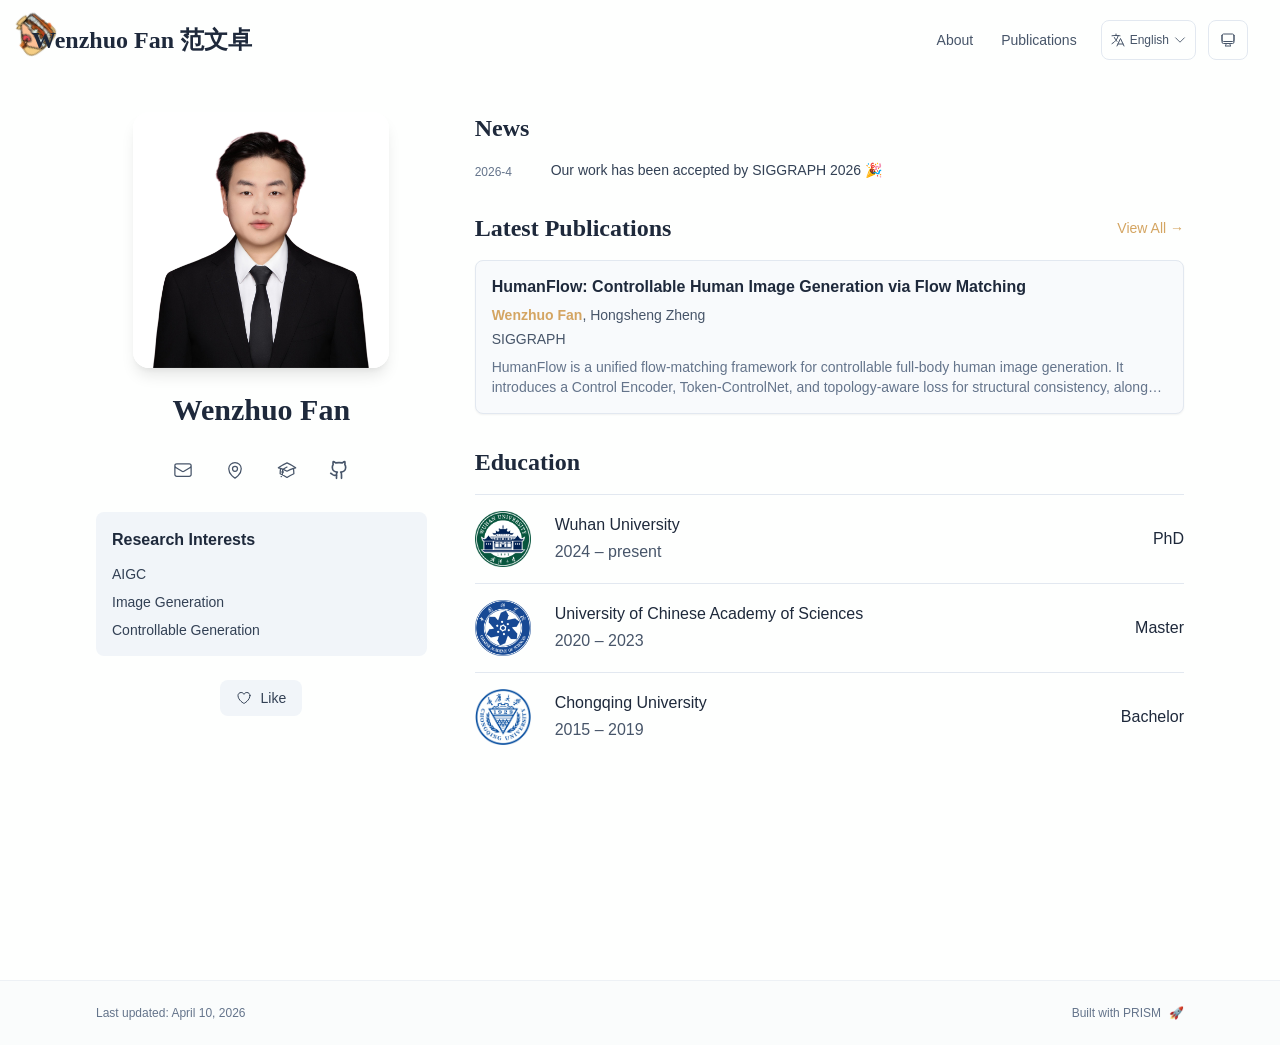
<file: index.html>
<!DOCTYPE html><html lang="en" class="scroll-smooth"><head><meta charSet="utf-8"/><meta name="viewport" content="width=device-width, initial-scale=1"/><link rel="preload" as="image" href="/icons8.png"/><link rel="preload" as="image" href="/icons96.png"/><link rel="preload" as="image" href="/icons32.png"/><link rel="preload" as="image" href="/fwz.jpeg"/><link rel="preload" as="image" href="/education/WHU.png"/><link rel="preload" as="image" href="/education/UCAS.jpeg"/><link rel="preload" as="image" href="/education/CQU.png"/><link rel="stylesheet" href="/_next/static/css/3eeee5c3f8c98b78.css" data-precedence="next"/><link rel="preload" as="script" fetchPriority="low" href="/_next/static/chunks/webpack-679b75d1c4c2027c.js"/><script src="/_next/static/chunks/4bd1b696-70b6d399998de86a.js" async=""></script><script src="/_next/static/chunks/684-50096e198fb40285.js" async=""></script><script src="/_next/static/chunks/main-app-728c95abdeff2684.js" async=""></script><script src="/_next/static/chunks/346-d5c9a6295712cd28.js" async=""></script><script src="/_next/static/chunks/874-196dbf0660d69360.js" async=""></script><script src="/_next/static/chunks/223-d20e165533704b80.js" async=""></script><script src="/_next/static/chunks/app/layout-67ee321e2d4fd1cb.js" async=""></script><script src="/_next/static/chunks/12-4b417a06996ebb82.js" async=""></script><script src="/_next/static/chunks/748-ad5226fe0f1d7f2e.js" async=""></script><script src="/_next/static/chunks/app/page-36fe08f4443e2de7.js" async=""></script><link rel="icon" href="/bird.jpeg" type="image/svg+xml"/><link rel="dns-prefetch" href="https://jialeliu.com"/><link rel="preconnect" href="https://jialeliu.com" crossorigin=""/><link rel="preload" as="font" type="font/woff2" href="https://jialeliu.com/fonts/georgiab.woff2" crossorigin=""/><script>
              try {
                const theme = localStorage.getItem('theme-storage');
                const parsed = theme ? JSON.parse(theme) : null;
                const setting = parsed?.state?.theme || 'system';
                const prefersDark = typeof window !== 'undefined' && window.matchMedia && window.matchMedia('(prefers-color-scheme: dark)').matches;
                const effective = setting === 'dark' ? 'dark' : (setting === 'light' ? 'light' : (prefersDark ? 'dark' : 'light'));
                var root = document.documentElement;
                root.classList.add(effective);
                root.setAttribute('data-theme', effective);
              } catch (e) {
                var root = document.documentElement;
                root.classList.add('light');
                root.setAttribute('data-theme', 'light');
              }
            </script><script>
    try {
      const cfg = {"enabled":true,"locales":["zh","en"],"defaultLocale":"en","mode":"auto","fixedLocale":"en","persist":true,"switcher":true,"labels":{"zh":"中文","en":"English"}};
      const storageKey = 'locale-storage';
      const normalize = (value) => typeof value === 'string' ? value.trim().replace('_', '-').toLowerCase() : '';
      const matchLocale = (candidate) => {
        const normalized = normalize(candidate);
        if (!normalized) return null;
        if (cfg.locales.includes(normalized)) return normalized;
        const language = normalized.split('-')[0];
        if (cfg.locales.includes(language)) return language;
        return null;
      };

      let resolved = null;

      if (cfg.persist) {
        resolved = matchLocale(localStorage.getItem(storageKey));
      }

      if (!resolved) {
        if (cfg.mode === 'fixed') {
          resolved = cfg.fixedLocale;
        } else {
          resolved = matchLocale(navigator.language);
        }
      }

      if (!resolved) {
        resolved = cfg.defaultLocale;
      }

      const root = document.documentElement;
      root.lang = resolved;
      root.setAttribute('data-locale', resolved);

      if (cfg.persist) {
        localStorage.setItem(storageKey, resolved);
      }
    } catch (e) {
      const root = document.documentElement;
      root.lang = 'en';
      root.setAttribute('data-locale', 'en');
    }
  </script><title>Wenzhuo Fan 范文卓</title><meta name="author" content="Wenzhuo Fan"/><meta name="keywords" content="Wenzhuo Fan,PhD,Research,"/><meta name="creator" content="Wenzhuo Fan"/><meta name="publisher" content="Wenzhuo Fan"/><meta property="og:title" content="Wenzhuo Fan 范文卓"/><meta property="og:site_name" content="Wenzhuo Fan&#x27;s Academic Website"/><meta property="og:locale" content="en_US"/><meta property="og:type" content="website"/><meta name="twitter:card" content="summary"/><meta name="twitter:title" content="Wenzhuo Fan 范文卓"/><link rel="icon" href="/bird.jpeg"/><script>document.querySelectorAll('body link[rel="icon"], body link[rel="apple-touch-icon"]').forEach(el => document.head.appendChild(el))</script><script src="/_next/static/chunks/polyfills-42372ed130431b0a.js" noModule=""></script></head><body class="font-sans antialiased"><div style="visibility:hidden"><div class="pointer-events-none fixed inset-0 z-[15] overflow-hidden" aria-hidden="true"><div class="absolute left-0 top-0 flex shrink-0 will-change-transform overflow-hidden" style="width:40px;height:40px;transform:translate3d(12px, 12px, 0) rotate(0deg);transform-origin:center center"><img src="/icons8.png" alt="" width="40" height="40" class="block max-h-full max-w-full" style="width:100%;height:100%;object-fit:contain" draggable="false"/></div><div class="absolute left-0 top-0 flex shrink-0 will-change-transform overflow-hidden" style="width:40px;height:40px;transform:translate3d(12px, 12px, 0) rotate(0deg);transform-origin:center center"><img src="/icons96.png" alt="" width="40" height="40" class="block max-h-full max-w-full" style="width:100%;height:100%;object-fit:contain" draggable="false"/></div><div class="absolute left-0 top-0 flex shrink-0 will-change-transform overflow-hidden" style="width:40px;height:40px;transform:translate3d(12px, 12px, 0) rotate(0deg);transform-origin:center center"><img src="/icons32.png" alt="" width="40" height="40" class="block max-h-full max-w-full" style="width:100%;height:100%;object-fit:contain" draggable="false"/></div></div><nav class="fixed top-0 left-0 right-0 z-50" data-headlessui-state=""><div class="transition-all duration-300 ease-out bg-transparent" style="transform:translateY(-100px)"><div class="max-w-7xl mx-auto px-4 sm:px-6 lg:px-8"><div class="flex justify-between items-center h-16 lg:h-20"><div class="flex-shrink-0" tabindex="0"><a class="text-xl lg:text-2xl font-serif font-semibold text-primary hover:text-accent transition-colors duration-200" href="/">Wenzhuo Fan 范文卓</a></div><div class="hidden lg:block"><div class="ml-10 flex items-center space-x-3"><div class="relative flex items-baseline space-x-1"><a data-nav-href="/" class="relative px-3 py-2 text-sm font-medium rounded-lg transition-colors duration-150 text-primary" href="/">About</a><a data-nav-href="/publications" class="relative px-3 py-2 text-sm font-medium rounded-lg transition-colors duration-150 text-neutral-600" href="/publications/">Publications</a></div><div class="flex items-center justify-center w-14 h-10 rounded-lg border border-neutral-200 dark:border-[rgba(148,163,184,0.24)] bg-background dark:bg-neutral-800"><div class="w-6 h-4 rounded bg-neutral-300 animate-pulse"></div></div><div class="flex items-center justify-center w-10 h-10 rounded-lg border border-neutral-200 dark:border-[rgba(148,163,184,0.24)] bg-background dark:bg-neutral-800"><div class="w-4 h-4 rounded-full bg-neutral-300 animate-pulse"></div></div></div></div><div class="lg:hidden flex items-center space-x-2"><div class="flex items-center justify-center w-14 h-10 rounded-lg border border-neutral-200 dark:border-[rgba(148,163,184,0.24)] bg-background dark:bg-neutral-800"><div class="w-6 h-4 rounded bg-neutral-300 animate-pulse"></div></div><div class="flex items-center justify-center w-10 h-10 rounded-lg border border-neutral-200 dark:border-[rgba(148,163,184,0.24)] bg-background dark:bg-neutral-800"><div class="w-4 h-4 rounded-full bg-neutral-300 animate-pulse"></div></div><button class="inline-flex items-center justify-center p-2 rounded-md text-neutral-600 hover:text-primary hover:bg-neutral-100 dark:hover:bg-neutral-800 focus:outline-none focus:ring-2 focus:ring-inset focus:ring-accent transition-colors duration-200" id="headlessui-disclosure-button-«R3sl5b»" type="button" aria-expanded="false" data-headlessui-state=""><span class="sr-only">Open main menu</span><div><svg xmlns="http://www.w3.org/2000/svg" fill="none" viewBox="0 0 24 24" stroke-width="1.5" stroke="currentColor" aria-hidden="true" data-slot="icon" class="block h-6 w-6"><path stroke-linecap="round" stroke-linejoin="round" d="M3.75 6.75h16.5M3.75 12h16.5m-16.5 5.25h16.5"></path></svg></div></button></div></div></div></div></nav><main class="min-h-screen pt-16 lg:pt-20"><div class="max-w-6xl mx-auto px-4 sm:px-6 lg:px-8 py-8 bg-background min-h-screen"><div class="grid grid-cols-1 lg:grid-cols-3 gap-12"><div class="lg:col-span-1"><div class="sticky top-8" style="opacity:0;transform:translateY(20px)"><div class="w-64 h-64 mx-auto mb-6 rounded-2xl overflow-hidden shadow-lg hover:shadow-xl transition-all duration-200 hover:scale-105"><img alt="Wenzhuo Fan" width="256" height="256" decoding="async" data-nimg="1" class="w-full h-full object-cover object-[32%_center]" style="color:transparent" src="/fwz.jpeg"/></div><div class="text-center mb-6"><h1 class="text-3xl font-serif font-bold text-primary mb-2">Wenzhuo Fan</h1><p class="text-lg text-accent font-medium mb-1"></p><p class="text-neutral-600 mb-2"></p></div><div class="flex flex-wrap justify-center gap-3 sm:gap-4 mb-6 relative px-2"><div class="relative"><button class="p-2 sm:p-2 transition-colors duration-200 text-neutral-600 dark:text-neutral-400 hover:text-accent" aria-label="Email"><svg xmlns="http://www.w3.org/2000/svg" fill="none" viewBox="0 0 24 24" stroke-width="1.5" stroke="currentColor" aria-hidden="true" data-slot="icon" class="h-5 w-5"><path stroke-linecap="round" stroke-linejoin="round" d="M21.75 6.75v10.5a2.25 2.25 0 0 1-2.25 2.25h-15a2.25 2.25 0 0 1-2.25-2.25V6.75m19.5 0A2.25 2.25 0 0 0 19.5 4.5h-15a2.25 2.25 0 0 0-2.25 2.25m19.5 0v.243a2.25 2.25 0 0 1-1.07 1.916l-7.5 4.615a2.25 2.25 0 0 1-2.36 0L3.32 8.91a2.25 2.25 0 0 1-1.07-1.916V6.75"></path></svg></button></div><div class="relative"><button class="p-2 sm:p-2 transition-colors duration-200 text-neutral-600 dark:text-neutral-400 hover:text-accent" aria-label="Location"><svg xmlns="http://www.w3.org/2000/svg" fill="none" viewBox="0 0 24 24" stroke-width="1.5" stroke="currentColor" aria-hidden="true" data-slot="icon" class="h-5 w-5"><path stroke-linecap="round" stroke-linejoin="round" d="M15 10.5a3 3 0 1 1-6 0 3 3 0 0 1 6 0Z"></path><path stroke-linecap="round" stroke-linejoin="round" d="M19.5 10.5c0 7.142-7.5 11.25-7.5 11.25S4.5 17.642 4.5 10.5a7.5 7.5 0 1 1 15 0Z"></path></svg></button></div><a href="https://scholar.google.com/citations?user=PFuKlVwAAAAJ" target="_blank" rel="noopener noreferrer" class="p-2 sm:p-2 text-neutral-600 dark:text-neutral-400 hover:text-accent transition-colors duration-200" aria-label="Google Scholar"><svg xmlns="http://www.w3.org/2000/svg" fill="none" viewBox="0 0 24 24" stroke-width="1.5" stroke="currentColor" aria-hidden="true" data-slot="icon" class="h-5 w-5"><path stroke-linecap="round" stroke-linejoin="round" d="M4.26 10.147a60.438 60.438 0 0 0-.491 6.347A48.62 48.62 0 0 1 12 20.904a48.62 48.62 0 0 1 8.232-4.41 60.46 60.46 0 0 0-.491-6.347m-15.482 0a50.636 50.636 0 0 0-2.658-.813A59.906 59.906 0 0 1 12 3.493a59.903 59.903 0 0 1 10.399 5.84c-.896.248-1.783.52-2.658.814m-15.482 0A50.717 50.717 0 0 1 12 13.489a50.702 50.702 0 0 1 7.74-3.342M6.75 15a.75.75 0 1 0 0-1.5.75.75 0 0 0 0 1.5Zm0 0v-3.675A55.378 55.378 0 0 1 12 8.443m-7.007 11.55A5.981 5.981 0 0 0 6.75 15.75v-1.5"></path></svg></a><a href="https://github.com/wenzhuofanfan" target="_blank" rel="noopener noreferrer" class="p-2 sm:p-2 text-neutral-600 dark:text-neutral-400 hover:text-accent transition-colors duration-200" aria-label="GitHub"><svg xmlns="http://www.w3.org/2000/svg" width="24" height="24" viewBox="0 0 24 24" fill="none" stroke="currentColor" stroke-width="2" stroke-linecap="round" stroke-linejoin="round" class="lucide lucide-github h-5 w-5" aria-hidden="true"><path d="M15 22v-4a4.8 4.8 0 0 0-1-3.5c3 0 6-2 6-5.5.08-1.25-.27-2.48-1-3.5.28-1.15.28-2.35 0-3.5 0 0-1 0-3 1.5-2.64-.5-5.36-.5-8 0C6 2 5 2 5 2c-.3 1.15-.3 2.35 0 3.5A5.403 5.403 0 0 0 4 9c0 3.5 3 5.5 6 5.5-.39.49-.68 1.05-.85 1.65-.17.6-.22 1.23-.15 1.85v4"></path><path d="M9 18c-4.51 2-5-2-7-2"></path></svg></a></div><div class="bg-neutral-100 dark:bg-neutral-800 rounded-lg p-4 mb-6 hover:shadow-lg transition-all duration-200 hover:scale-[1.02]"><h3 class="font-semibold text-primary mb-3">Research Interests</h3><div class="space-y-2 text-sm text-neutral-700 dark:text-neutral-500"><div>AIGC</div><div>Image Generation</div><div>Controllable Generation</div></div></div><div class="flex justify-center"><div class="relative"><button class="flex items-center space-x-2 px-4 py-2 rounded-lg font-medium text-sm transition-all duration-200 bg-neutral-100 dark:bg-neutral-800 text-neutral-700 dark:text-neutral-500 hover:bg-red-50 dark:hover:bg-red-900/20 hover:text-red-600 dark:hover:text-red-400 cursor-pointer" tabindex="0"><svg xmlns="http://www.w3.org/2000/svg" fill="none" viewBox="0 0 24 24" stroke-width="1.5" stroke="currentColor" aria-hidden="true" data-slot="icon" class="h-4 w-4"><path stroke-linecap="round" stroke-linejoin="round" d="M21 8.25c0-2.485-2.099-4.5-4.688-4.5-1.935 0-3.597 1.126-4.312 2.733-.715-1.607-2.377-2.733-4.313-2.733C5.1 3.75 3 5.765 3 8.25c0 7.22 9 12 9 12s9-4.78 9-12Z"></path></svg><span>Like</span></button></div></div></div></div><div class="lg:col-span-2 space-y-8"><section id="about" class="scroll-mt-24 space-y-8"><section style="opacity:0;transform:translateY(20px)"><h2 class="text-2xl font-serif font-bold text-primary mb-4">News</h2><div class="space-y-3"><div class="flex items-start space-x-3"><span class="text-xs text-neutral-500 mt-1 w-16 flex-shrink-0">2026-4</span><p class="text-sm text-neutral-700">Our work has been accepted by SIGGRAPH 2026 🎉</p></div></div></section><section style="opacity:0;transform:translateY(20px)"><div class="flex items-center justify-between mb-4"><h2 class="text-2xl font-serif font-bold text-primary">Latest Publications</h2><a class="text-accent hover:text-accent-dark text-sm font-medium transition-all duration-200 rounded hover:bg-accent/10 hover:shadow-sm" href="/publications/">View All<!-- --> →</a></div><div class="space-y-4"><div class="bg-neutral-50 dark:bg-neutral-800 p-4 rounded-lg shadow-sm border border-neutral-200 dark:border-[rgba(148,163,184,0.24)] hover:shadow-lg transition-all duration-200 hover:scale-[1.02]" style="opacity:0;transform:translateY(20px)"><h3 class="font-semibold text-primary mb-2 leading-tight">HumanFlow: Controllable Human Image Generation via Flow Matching</h3><p class="text-sm text-neutral-600 dark:text-neutral-500 mb-1"><span><span class="font-semibold text-accent ">Wenzhuo Fan</span>, </span><span><span class=" ">Hongsheng Zheng</span></span></p><p class="text-sm text-neutral-600 dark:text-neutral-500 mb-2">SIGGRAPH</p><p class="text-sm text-neutral-500 dark:text-neutral-500 line-clamp-2">HumanFlow is a unified flow-matching framework for controllable full-body human image generation. It introduces a Control Encoder, Token-ControlNet, and topology-aware loss for structural consistency, along with the large-scale MiCoGen dataset, achieving improved controllability and fidelity over existing diffusion and flow-based methods.</p></div></div></section><section style="opacity:0;transform:translateY(20px)"><h2 class="text-2xl font-serif font-bold text-primary mb-4">Education</h2><div class="divide-y divide-neutral-200 dark:divide-neutral-800 border-t border-neutral-200 dark:border-neutral-800"><div class="grid grid-cols-[auto_1fr_auto] items-center gap-4 sm:gap-6 py-4 text-neutral-800 dark:text-neutral-200"><img src="/education/WHU.png" alt="" width="56" height="56" class="h-12 w-12 sm:h-14 sm:w-14 object-contain shrink-0" aria-hidden="true"/><div class="min-w-0 space-y-1"><div class="text-sm sm:text-base font-medium text-primary space-y-0.5"><p class="leading-snug">Wuhan University</p></div><p class="text-sm sm:text-base text-neutral-600 dark:text-neutral-400 tabular-nums">2024 – present</p></div><p class="text-sm sm:text-base font-medium text-primary whitespace-nowrap self-center">PhD</p></div><div class="grid grid-cols-[auto_1fr_auto] items-center gap-4 sm:gap-6 py-4 text-neutral-800 dark:text-neutral-200"><img src="/education/UCAS.jpeg" alt="" width="56" height="56" class="h-12 w-12 sm:h-14 sm:w-14 object-contain shrink-0" aria-hidden="true"/><div class="min-w-0 space-y-1"><div class="text-sm sm:text-base font-medium text-primary space-y-0.5"><p class="leading-snug">University of Chinese Academy of Sciences</p></div><p class="text-sm sm:text-base text-neutral-600 dark:text-neutral-400 tabular-nums">2020 – 2023</p></div><p class="text-sm sm:text-base font-medium text-primary whitespace-nowrap self-center">Master</p></div><div class="grid grid-cols-[auto_1fr_auto] items-center gap-4 sm:gap-6 py-4 text-neutral-800 dark:text-neutral-200"><img src="/education/CQU.png" alt="" width="56" height="56" class="h-12 w-12 sm:h-14 sm:w-14 object-contain shrink-0" aria-hidden="true"/><div class="min-w-0 space-y-1"><div class="text-sm sm:text-base font-medium text-primary space-y-0.5"><p class="leading-snug">Chongqing University</p></div><p class="text-sm sm:text-base text-neutral-600 dark:text-neutral-400 tabular-nums">2015 – 2019</p></div><p class="text-sm sm:text-base font-medium text-primary whitespace-nowrap self-center">Bachelor</p></div></div></section></section></div></div></div><!--$--><!--/$--><!--$--><!--/$--></main><footer class="border-t border-neutral-200/50 bg-neutral-50/50 dark:bg-neutral-900/50 dark:border-neutral-700/50"><div class="max-w-6xl mx-auto px-4 sm:px-6 lg:px-8 py-6"><div class="flex flex-col sm:flex-row justify-between items-center gap-2"><p class="text-xs text-neutral-500">Last updated<!-- -->: <!-- -->April 10, 2026</p><p class="text-xs text-neutral-500 flex items-center"><a href="https://github.com/xyjoey/PRISM" target="_blank" rel="noopener noreferrer">Built with PRISM</a><span class="ml-2">🚀</span></p></div></div></footer></div><script src="/_next/static/chunks/webpack-679b75d1c4c2027c.js" async=""></script><script>(self.__next_f=self.__next_f||[]).push([0])</script><script>self.__next_f.push([1,"1:\"$Sreact.fragment\"\n3:I[7399,[\"346\",\"static/chunks/346-d5c9a6295712cd28.js\",\"874\",\"static/chunks/874-196dbf0660d69360.js\",\"223\",\"static/chunks/223-d20e165533704b80.js\",\"177\",\"static/chunks/app/layout-67ee321e2d4fd1cb.js\"],\"ClickFireworks\"]\n4:I[2598,[\"346\",\"static/chunks/346-d5c9a6295712cd28.js\",\"874\",\"static/chunks/874-196dbf0660d69360.js\",\"223\",\"static/chunks/223-d20e165533704b80.js\",\"177\",\"static/chunks/app/layout-67ee321e2d4fd1cb.js\"],\"MouseMeteorTrail\"]\n5:I[3217,[\"346\",\"static/chunks/346-d5c9a6295712cd28.js\",\"874\",\"static/chunks/874-196dbf0660d69360.js\",\"223\",\"static/chunks/223-d20e165533704b80.js\",\"177\",\"static/chunks/app/layout-67ee321e2d4fd1cb.js\"],\"WandCursor\"]\n6:I[3719,[\"346\",\"static/chunks/346-d5c9a6295712cd28.js\",\"874\",\"static/chunks/874-196dbf0660d69360.js\",\"223\",\"static/chunks/223-d20e165533704b80.js\",\"177\",\"static/chunks/app/layout-67ee321e2d4fd1cb.js\"],\"ThemeProvider\"]\n7:I[310,[\"346\",\"static/chunks/346-d5c9a6295712cd28.js\",\"874\",\"static/chunks/874-196dbf0660d69360.js\",\"223\",\"static/chunks/223-d20e165533704b80.js\",\"177\",\"static/chunks/app/layout-67ee321e2d4fd1cb.js\"],\"LocaleProvider\"]\n8:I[9389,[\"346\",\"static/chunks/346-d5c9a6295712cd28.js\",\"874\",\"static/chunks/874-196dbf0660d69360.js\",\"223\",\"static/chunks/223-d20e165533704b80.js\",\"177\",\"static/chunks/app/layout-67ee321e2d4fd1cb.js\"],\"RandomFlyingIcons\"]\n9:I[4574,[\"346\",\"static/chunks/346-d5c9a6295712cd28.js\",\"874\",\"static/chunks/874-196dbf0660d69360.js\",\"223\",\"static/chunks/223-d20e165533704b80.js\",\"177\",\"static/chunks/app/layout-67ee321e2d4fd1cb.js\"],\"default\"]\na:I[7555,[],\"\"]\nb:I[1295,[],\"\"]\nc:I[2548,[\"346\",\"static/chunks/346-d5c9a6295712cd28.js\",\"874\",\"static/chunks/874-196dbf0660d69360.js\",\"223\",\"static/chunks/223-d20e165533704b80.js\",\"177\",\"static/chunks/app/layout-67ee321e2d4fd1cb.js\"],\"default\"]\nd:I[7669,[\"346\",\"static/chunks/346-d5c9a6295712cd28.js\",\"12\",\"static/chunks/12-4b417a06996ebb82.js\",\"874\",\"static/chunks/874-196dbf0660d69360.js\",\"748\",\"static/chunks/748-ad5226fe0f1d7f2e.js\",\"974\",\"static/chunks/app/page-36fe08f4443e2de7.js\"],\"defau"])</script><script>self.__next_f.push([1,"lt\"]\n12:I[9665,[],\"MetadataBoundary\"]\n14:I[9665,[],\"OutletBoundary\"]\n17:I[4911,[],\"AsyncMetadataOutlet\"]\n19:I[9665,[],\"ViewportBoundary\"]\n1b:I[6614,[],\"\"]\n:HL[\"/_next/static/css/3eeee5c3f8c98b78.css\",\"style\"]\n2:T590,\n    try {\n      const cfg = {\"enabled\":true,\"locales\":[\"zh\",\"en\"],\"defaultLocale\":\"en\",\"mode\":\"auto\",\"fixedLocale\":\"en\",\"persist\":true,\"switcher\":true,\"labels\":{\"zh\":\"中文\",\"en\":\"English\"}};\n      const storageKey = 'locale-storage';\n      const normalize = (value) =\u003e typeof value === 'string' ? value.trim().replace('_', '-').toLowerCase() : '';\n      const matchLocale = (candidate) =\u003e {\n        const normalized = normalize(candidate);\n        if (!normalized) return null;\n        if (cfg.locales.includes(normalized)) return normalized;\n        const language = normalized.split('-')[0];\n        if (cfg.locales.includes(language)) return language;\n        return null;\n      };\n\n      let resolved = null;\n\n      if (cfg.persist) {\n        resolved = matchLocale(localStorage.getItem(storageKey));\n      }\n\n      if (!resolved) {\n        if (cfg.mode === 'fixed') {\n          resolved = cfg.fixedLocale;\n        } else {\n          resolved = matchLocale(navigator.language);\n        }\n      }\n\n      if (!resolved) {\n        resolved = cfg.defaultLocale;\n      }\n\n      const root = document.documentElement;\n      root.lang = resolved;\n      root.setAttribute('data-locale', resolved);\n\n      if (cfg.persist) {\n        localStorage.setItem(storageKey, resolved);\n      }\n    } catch (e) {\n      const root = document.documentElement;\n      root.lang = 'en';\n      root.setAttribute('data-locale', 'en');\n    }\n  e:T6a3,We present HumanFlow, a unified flow-matching-based framework that enables high-fidelity and controllable full-body human image generation under diverse human-centric control conditions. Despite recent progress, controllable human image generation poses a fundamental challenge in balancing high visual fidelity with strict adherence to human-centric control conditions. HumanFlow formulates human ima"])</script><script>self.__next_f.push([1,"ge generation as a conditional flow-matching process with deterministic generation dynamics. To incorporate such human-centric control conditions into the pretrained model, we introduce a unified control framework with Control Encoder and Token-ControlNet. A Control Encoder maps diverse conditions into a unified latent representation that is spatially aligned with the image latent space. Token-ControlNet is a lightweight control network architecturally aligned with the FLUX double-stream design. To address accurate structural control over human bodies, we further propose the Human Topology Consistency Loss. HTCL regularizes conditional flow matching by constraining generated human configurations to a union of statistically grounded topology manifolds defined by normalized bone ratios and joint angles. To support large-scale training and systematic evaluation, we construct MiCoGen, a multi-condition human image dataset comprising over one million full-body human images with aligned text descriptions and rich human-centric control conditions. Extensive quantitative and qualitative evaluations on the MiCoGen dataset show that HumanFlow consistently achieves improved structural consistency than diffusion-based and flow-matching-based methods, while maintaining high visual fidelity.f:T815,"])</script><script>self.__next_f.push([1,"@article{fan2026humanflow,\n  title = {HumanFlow: Controllable Human Image Generation via Flow Matching},\n  author = {Wenzhuo Fan and Hongsheng Zheng},\n  year = {2026},\n  month = {mar},\n  journal = {SIGGRAPH},\n  volume = {45},\n  pages = {110832},\n  issn = {0021-9991},\n  doi = {10.1016/j.jcp.2023.110832},\n  urldate = {2024-12-02},\n  langid = {english},\n  abstract = {We present HumanFlow, a unified flow-matching-based framework that enables high-fidelity and controllable full-body human image generation under diverse human-centric control conditions.\nDespite recent progress, controllable human image generation poses a fundamental challenge in balancing high visual fidelity with strict adherence to human-centric control conditions.\nHumanFlow formulates human image generation as a conditional flow-matching process with deterministic generation dynamics.\nTo incorporate such human-centric control conditions into the pretrained model, we introduce a unified control framework with Control Encoder and Token-ControlNet. A Control Encoder maps diverse conditions into a unified latent representation that is spatially aligned with the image latent space. Token-ControlNet is a lightweight control network architecturally aligned with the FLUX double-stream design.\nTo address accurate structural control over human bodies, we further propose the Human Topology Consistency Loss. HTCL regularizes conditional flow matching by constraining generated human configurations to a union of statistically grounded topology manifolds defined by normalized bone ratios and joint angles.\nTo support large-scale training and systematic evaluation, we construct MiCoGen, a multi-condition human image dataset comprising over one million full-body human images with aligned text descriptions and rich human-centric control conditions.\nExtensive quantitative and qualitative evaluations on the MiCoGen dataset show that HumanFlow consistently achieves improved structural consistency than diffusion-based and flow-matching-based methods, while maintaining high visual fidelity.}\n}"])</script><script>self.__next_f.push([1,"10:T6a3,We present HumanFlow, a unified flow-matching-based framework that enables high-fidelity and controllable full-body human image generation under diverse human-centric control conditions. Despite recent progress, controllable human image generation poses a fundamental challenge in balancing high visual fidelity with strict adherence to human-centric control conditions. HumanFlow formulates human image generation as a conditional flow-matching process with deterministic generation dynamics. To incorporate such human-centric control conditions into the pretrained model, we introduce a unified control framework with Control Encoder and Token-ControlNet. A Control Encoder maps diverse conditions into a unified latent representation that is spatially aligned with the image latent space. Token-ControlNet is a lightweight control network architecturally aligned with the FLUX double-stream design. To address accurate structural control over human bodies, we further propose the Human Topology Consistency Loss. HTCL regularizes conditional flow matching by constraining generated human configurations to a union of statistically grounded topology manifolds defined by normalized bone ratios and joint angles. To support large-scale training and systematic evaluation, we construct MiCoGen, a multi-condition human image dataset comprising over one million full-body human images with aligned text descriptions and rich human-centric control conditions. Extensive quantitative and qualitative evaluations on the MiCoGen dataset show that HumanFlow consistently achieves improved structural consistency than diffusion-based and flow-matching-based methods, while maintaining high visual fidelity.11:T815,"])</script><script>self.__next_f.push([1,"@article{fan2026humanflow,\n  title = {HumanFlow: Controllable Human Image Generation via Flow Matching},\n  author = {Wenzhuo Fan and Hongsheng Zheng},\n  year = {2026},\n  month = {mar},\n  journal = {SIGGRAPH},\n  volume = {45},\n  pages = {110832},\n  issn = {0021-9991},\n  doi = {10.1016/j.jcp.2023.110832},\n  urldate = {2024-12-02},\n  langid = {english},\n  abstract = {We present HumanFlow, a unified flow-matching-based framework that enables high-fidelity and controllable full-body human image generation under diverse human-centric control conditions.\nDespite recent progress, controllable human image generation poses a fundamental challenge in balancing high visual fidelity with strict adherence to human-centric control conditions.\nHumanFlow formulates human image generation as a conditional flow-matching process with deterministic generation dynamics.\nTo incorporate such human-centric control conditions into the pretrained model, we introduce a unified control framework with Control Encoder and Token-ControlNet. A Control Encoder maps diverse conditions into a unified latent representation that is spatially aligned with the image latent space. Token-ControlNet is a lightweight control network architecturally aligned with the FLUX double-stream design.\nTo address accurate structural control over human bodies, we further propose the Human Topology Consistency Loss. HTCL regularizes conditional flow matching by constraining generated human configurations to a union of statistically grounded topology manifolds defined by normalized bone ratios and joint angles.\nTo support large-scale training and systematic evaluation, we construct MiCoGen, a multi-condition human image dataset comprising over one million full-body human images with aligned text descriptions and rich human-centric control conditions.\nExtensive quantitative and qualitative evaluations on the MiCoGen dataset show that HumanFlow consistently achieves improved structural consistency than diffusion-based and flow-matching-based methods, while maintaining high visual fidelity.}\n}"])</script><script>self.__next_f.push([1,"0:{\"P\":null,\"b\":\"8lNflTAhNdUl5zXq2ld8z\",\"p\":\"\",\"c\":[\"\",\"\"],\"i\":false,\"f\":[[[\"\",{\"children\":[\"__PAGE__\",{}]},\"$undefined\",\"$undefined\",true],[\"\",[\"$\",\"$1\",\"c\",{\"children\":[[[\"$\",\"link\",\"0\",{\"rel\":\"stylesheet\",\"href\":\"/_next/static/css/3eeee5c3f8c98b78.css\",\"precedence\":\"next\",\"crossOrigin\":\"$undefined\",\"nonce\":\"$undefined\"}]],[\"$\",\"html\",null,{\"lang\":\"en\",\"className\":\"scroll-smooth\",\"suppressHydrationWarning\":true,\"children\":[[\"$\",\"head\",null,{\"children\":[[\"$\",\"link\",null,{\"rel\":\"icon\",\"href\":\"/bird.jpeg\",\"type\":\"image/svg+xml\"}],[\"$\",\"link\",null,{\"rel\":\"dns-prefetch\",\"href\":\"https://jialeliu.com\"}],[\"$\",\"link\",null,{\"rel\":\"preconnect\",\"href\":\"https://jialeliu.com\",\"crossOrigin\":\"\"}],[\"$\",\"link\",null,{\"rel\":\"preload\",\"as\":\"font\",\"type\":\"font/woff2\",\"href\":\"https://jialeliu.com/fonts/georgiab.woff2\",\"crossOrigin\":\"\"}],[\"$\",\"script\",null,{\"dangerouslySetInnerHTML\":{\"__html\":\"\\n              try {\\n                const theme = localStorage.getItem('theme-storage');\\n                const parsed = theme ? JSON.parse(theme) : null;\\n                const setting = parsed?.state?.theme || 'system';\\n                const prefersDark = typeof window !== 'undefined' \u0026\u0026 window.matchMedia \u0026\u0026 window.matchMedia('(prefers-color-scheme: dark)').matches;\\n                const effective = setting === 'dark' ? 'dark' : (setting === 'light' ? 'light' : (prefersDark ? 'dark' : 'light'));\\n                var root = document.documentElement;\\n                root.classList.add(effective);\\n                root.setAttribute('data-theme', effective);\\n              } catch (e) {\\n                var root = document.documentElement;\\n                root.classList.add('light');\\n                root.setAttribute('data-theme', 'light');\\n              }\\n            \"}}],[\"$\",\"script\",null,{\"dangerouslySetInnerHTML\":{\"__html\":\"$2\"}}]]}],[\"$\",\"body\",null,{\"className\":\"font-sans antialiased\",\"children\":[[\"$\",\"$L3\",null,{}],[\"$\",\"$L4\",null,{}],[\"$\",\"$L5\",null,{}],[\"$\",\"$L6\",null,{\"children\":[\"$\",\"$L7\",null,{\"config\":{\"enabled\":true,\"locales\":[\"zh\",\"en\"],\"defaultLocale\":\"en\",\"mode\":\"auto\",\"fixedLocale\":\"en\",\"persist\":true,\"switcher\":true,\"labels\":{\"zh\":\"中文\",\"en\":\"English\"}},\"children\":[[\"$\",\"$L8\",null,{\"enabled\":true,\"paths\":[\"/icons8.png\",\"/icons96.png\",\"/icons32.png\"]}],[\"$\",\"$L9\",null,{\"items\":[{\"title\":\"About\",\"type\":\"page\",\"target\":\"about\",\"href\":\"/\"},{\"title\":\"Publications\",\"type\":\"page\",\"target\":\"publications\",\"href\":\"/publications\"}],\"siteTitle\":\"Wenzhuo Fan 范文卓\",\"enableOnePageMode\":false,\"i18n\":\"$0:f:0:1:1:props:children:1:props:children:1:props:children:3:props:children:props:config\",\"itemsByLocale\":{\"zh\":[{\"title\":\"关于我\",\"type\":\"page\",\"target\":\"about\",\"href\":\"/\"},{\"title\":\"论文\",\"type\":\"page\",\"target\":\"publications\",\"href\":\"/publications\"}],\"en\":[{\"title\":\"About\",\"type\":\"page\",\"target\":\"about\",\"href\":\"/\"},{\"title\":\"Publications\",\"type\":\"page\",\"target\":\"publications\",\"href\":\"/publications\"}]},\"siteTitleByLocale\":{\"zh\":\"范文卓\",\"en\":\"Wenzhuo Fan 范文卓\"}}],[\"$\",\"main\",null,{\"className\":\"min-h-screen pt-16 lg:pt-20\",\"children\":[\"$\",\"$La\",null,{\"parallelRouterKey\":\"children\",\"error\":\"$undefined\",\"errorStyles\":\"$undefined\",\"errorScripts\":\"$undefined\",\"template\":[\"$\",\"$Lb\",null,{}],\"templateStyles\":\"$undefined\",\"templateScripts\":\"$undefined\",\"notFound\":[[[\"$\",\"title\",null,{\"children\":\"404: This page could not be found.\"}],[\"$\",\"div\",null,{\"style\":{\"fontFamily\":\"system-ui,\\\"Segoe UI\\\",Roboto,Helvetica,Arial,sans-serif,\\\"Apple Color Emoji\\\",\\\"Segoe UI Emoji\\\"\",\"height\":\"100vh\",\"textAlign\":\"center\",\"display\":\"flex\",\"flexDirection\":\"column\",\"alignItems\":\"center\",\"justifyContent\":\"center\"},\"children\":[\"$\",\"div\",null,{\"children\":[[\"$\",\"style\",null,{\"dangerouslySetInnerHTML\":{\"__html\":\"body{color:#000;background:#fff;margin:0}.next-error-h1{border-right:1px solid rgba(0,0,0,.3)}@media (prefers-color-scheme:dark){body{color:#fff;background:#000}.next-error-h1{border-right:1px solid rgba(255,255,255,.3)}}\"}}],[\"$\",\"h1\",null,{\"className\":\"next-error-h1\",\"style\":{\"display\":\"inline-block\",\"margin\":\"0 20px 0 0\",\"padding\":\"0 23px 0 0\",\"fontSize\":24,\"fontWeight\":500,\"verticalAlign\":\"top\",\"lineHeight\":\"49px\"},\"children\":404}],[\"$\",\"div\",null,{\"style\":{\"display\":\"inline-block\"},\"children\":[\"$\",\"h2\",null,{\"style\":{\"fontSize\":14,\"fontWeight\":400,\"lineHeight\":\"49px\",\"margin\":0},\"children\":\"This page could not be found.\"}]}]]}]}]],[]],\"forbidden\":\"$undefined\",\"unauthorized\":\"$undefined\"}]}],[\"$\",\"$Lc\",null,{\"lastUpdated\":\"April 10, 2026\",\"lastUpdatedByLocale\":{\"zh\":\"2026年4月10日\",\"en\":\"April 10, 2026\"},\"defaultLocale\":\"en\"}]]}]}]]}]]}]]}],{\"children\":[\"__PAGE__\",[\"$\",\"$1\",\"c\",{\"children\":[[\"$\",\"$Ld\",null,{\"dataByLocale\":{\"zh\":{\"author\":{\"name\":\"范文卓\",\"avatar\":\"/fwz.jpeg\"},\"social\":{\"email\":\"fwz0818@whu.edu.cn\",\"location\":\"武汉，湖北，中国\",\"location_url\":\"https://maps.google.com\",\"location_details\":[],\"google_scholar\":\"https://scholar.google.com/citations?user=PFuKlVwAAAAJ\",\"orcid\":\"\",\"github\":\"https://github.com/wenzhuofanfan\",\"linkedin\":\"\"},\"features\":{\"enable_likes\":true,\"enable_one_page_mode\":false,\"enable_random_flying_icons\":true,\"random_flying_icon_paths\":[\"/icons8.png\",\"/icons96.png\",\"/icons32.png\"]},\"enableOnePageMode\":false,\"researchInterests\":[\"AIGC\",\"图像生成\",\"可控生成\"],\"pagesToShow\":[{\"type\":\"about\",\"id\":\"about\",\"sections\":[{\"id\":\"news\",\"type\":\"list\",\"title\":\"动态\",\"source\":\"news.toml\",\"items\":[{\"date\":\"2026-4\",\"content\":\"我们的工作被 SIGGRAPH 2026 录用 🎉\"}]},{\"id\":\"featured_publications\",\"type\":\"publications\",\"title\":\"最新论文\",\"filter\":\"selected\",\"limit\":5,\"publications\":[{\"id\":\"fan2026humanflow\",\"title\":\"HumanFlow: Controllable Human Image Generation via Flow Matching\",\"authors\":[{\"name\":\"Wenzhuo Fan\",\"isHighlighted\":true,\"isCorresponding\":false,\"isCoAuthor\":false},{\"name\":\"Hongsheng Zheng\",\"isHighlighted\":false,\"isCorresponding\":false,\"isCoAuthor\":false}],\"year\":2026,\"month\":\"3\",\"type\":\"journal\",\"status\":\"published\",\"tags\":[\"Image Generation\",\"Controllable Generation\",\"Human Image\",\"Flow Matching\"],\"keywords\":\"$0:f:0:1:2:children:1:props:children:0:props:dataByLocale:zh:pagesToShow:0:sections:1:publications:0:tags\",\"researchArea\":\"machine-learning\",\"journal\":\"SIGGRAPH\",\"conference\":\"\",\"volume\":\"45\",\"pages\":\"110832\",\"doi\":\"10.1016/j.jcp.2023.110832\",\"abstract\":\"$e\",\"description\":\"HumanFlow is a unified flow-matching framework for controllable full-body human image generation. It introduces a Control Encoder, Token-ControlNet, and topology-aware loss for structural consistency, along with the large-scale MiCoGen dataset, achieving improved controllability and fidelity over existing diffusion and flow-based methods.\",\"selected\":true,\"teaser\":\"humanflow.jpg\",\"bibtex\":\"$f\"}]},{\"id\":\"education\",\"type\":\"education\",\"source\":\"education.toml\",\"title\":\"教育经历\",\"entries\":[{\"school\":\"武汉大学\",\"logo\":\"/education/WHU.png\",\"period\":\"2024 – 至今\",\"degree\":\"博士\"},{\"school\":\"中国科学院大学\",\"logo\":\"/education/UCAS.jpeg\",\"period\":\"2020 – 2023\",\"degree\":\"硕士\"},{\"school\":\"重庆大学\",\"logo\":\"/education/CQU.png\",\"period\":\"2015 – 2019\",\"degree\":\"学士\"}]}]}]},\"en\":{\"author\":{\"name\":\"Wenzhuo Fan\",\"avatar\":\"/fwz.jpeg\"},\"social\":{\"email\":\"fwz0818@whu.edu.cn\",\"location\":\"Wuhan, Hubei, China\",\"location_url\":\"https://maps.google.com\",\"location_details\":[],\"google_scholar\":\"https://scholar.google.com/citations?user=PFuKlVwAAAAJ\",\"orcid\":\"\",\"github\":\"https://github.com/wenzhuofanfan\",\"linkedin\":\"\"},\"features\":{\"enable_likes\":true,\"enable_one_page_mode\":false,\"enable_random_flying_icons\":true,\"random_flying_icon_paths\":[\"/icons8.png\",\"/icons96.png\",\"/icons32.png\"]},\"enableOnePageMode\":false,\"researchInterests\":[\"AIGC\",\"Image Generation\",\"Controllable Generation\"],\"pagesToShow\":[{\"type\":\"about\",\"id\":\"about\",\"sections\":[{\"id\":\"news\",\"type\":\"list\",\"title\":\"News\",\"source\":\"news.toml\",\"items\":[{\"date\":\"2026-4\",\"content\":\"Our work has been accepted by SIGGRAPH 2026 🎉\"}]},{\"id\":\"featured_publications\",\"type\":\"publications\",\"title\":\"Latest Publications\",\"filter\":\"selected\",\"limit\":5,\"publications\":[{\"id\":\"fan2026humanflow\",\"title\":\"HumanFlow: Controllable Human Image Generation via Flow Matching\",\"authors\":[{\"name\":\"Wenzhuo Fan\",\"isHighlighted\":true,\"isCorresponding\":false,\"isCoAuthor\":false},{\"name\":\"Hongsheng Zheng\",\"isHighlighted\":false,\"isCorresponding\":false,\"isCoAuthor\":false}],\"year\":2026,\"month\":\"3\",\"type\":\"journal\",\"status\":\"published\",\"tags\":[\"Image Generation\",\"Controllable Generation\",\"Human Image\",\"Flow Matching\"],\"keywords\":\"$0:f:0:1:2:children:1:props:children:0:props:dataByLocale:en:pagesToShow:0:sections:1:publications:0:tags\",\"researchArea\":\"machine-learning\",\"journal\":\"SIGGRAPH\",\"conference\":\"\",\"volume\":\"45\",\"pages\":\"110832\",\"doi\":\"10.1016/j.jcp.2023.110832\",\"abstract\":\"$10\",\"description\":\"HumanFlow is a unified flow-matching framework for controllable full-body human image generation. It introduces a Control Encoder, Token-ControlNet, and topology-aware loss for structural consistency, along with the large-scale MiCoGen dataset, achieving improved controllability and fidelity over existing diffusion and flow-based methods.\",\"selected\":true,\"teaser\":\"humanflow.jpg\",\"bibtex\":\"$11\"}]},{\"id\":\"education\",\"type\":\"education\",\"source\":\"education.toml\",\"title\":\"Education\",\"entries\":[{\"school\":\"Wuhan University\",\"logo\":\"/education/WHU.png\",\"period\":\"2024 – present\",\"degree\":\"PhD\"},{\"school\":\"University of Chinese Academy of Sciences\",\"logo\":\"/education/UCAS.jpeg\",\"period\":\"2020 – 2023\",\"degree\":\"Master\"},{\"school\":\"Chongqing University\",\"logo\":\"/education/CQU.png\",\"period\":\"2015 – 2019\",\"degree\":\"Bachelor\"}]}]}]}},\"defaultLocale\":\"en\"}],[\"$\",\"$L12\",null,{\"children\":\"$L13\"}],null,[\"$\",\"$L14\",null,{\"children\":[\"$L15\",\"$L16\",[\"$\",\"$L17\",null,{\"promise\":\"$@18\"}]]}]]}],{},null,false]},null,false],[\"$\",\"$1\",\"h\",{\"children\":[null,[\"$\",\"$1\",\"73dBW2_p_JMLIgxPEbz4Y\",{\"children\":[[\"$\",\"$L19\",null,{\"children\":\"$L1a\"}],null]}],null]}],false]],\"m\":\"$undefined\",\"G\":[\"$1b\",\"$undefined\"],\"s\":false,\"S\":true}\n"])</script><script>self.__next_f.push([1,"1c:\"$Sreact.suspense\"\n1d:I[4911,[],\"AsyncMetadata\"]\n13:[\"$\",\"$1c\",null,{\"fallback\":null,\"children\":[\"$\",\"$L1d\",null,{\"promise\":\"$@1e\"}]}]\n"])</script><script>self.__next_f.push([1,"16:null\n"])</script><script>self.__next_f.push([1,"1a:[[\"$\",\"meta\",\"0\",{\"charSet\":\"utf-8\"}],[\"$\",\"meta\",\"1\",{\"name\":\"viewport\",\"content\":\"width=device-width, initial-scale=1\"}]]\n15:null\n"])</script><script>self.__next_f.push([1,"1e:{\"metadata\":[[\"$\",\"title\",\"0\",{\"children\":\"Wenzhuo Fan 范文卓\"}],[\"$\",\"meta\",\"1\",{\"name\":\"author\",\"content\":\"Wenzhuo Fan\"}],[\"$\",\"meta\",\"2\",{\"name\":\"keywords\",\"content\":\"Wenzhuo Fan,PhD,Research,\"}],[\"$\",\"meta\",\"3\",{\"name\":\"creator\",\"content\":\"Wenzhuo Fan\"}],[\"$\",\"meta\",\"4\",{\"name\":\"publisher\",\"content\":\"Wenzhuo Fan\"}],[\"$\",\"meta\",\"5\",{\"property\":\"og:title\",\"content\":\"Wenzhuo Fan 范文卓\"}],[\"$\",\"meta\",\"6\",{\"property\":\"og:site_name\",\"content\":\"Wenzhuo Fan's Academic Website\"}],[\"$\",\"meta\",\"7\",{\"property\":\"og:locale\",\"content\":\"en_US\"}],[\"$\",\"meta\",\"8\",{\"property\":\"og:type\",\"content\":\"website\"}],[\"$\",\"meta\",\"9\",{\"name\":\"twitter:card\",\"content\":\"summary\"}],[\"$\",\"meta\",\"10\",{\"name\":\"twitter:title\",\"content\":\"Wenzhuo Fan 范文卓\"}],[\"$\",\"link\",\"11\",{\"rel\":\"icon\",\"href\":\"/bird.jpeg\"}]],\"error\":null,\"digest\":\"$undefined\"}\n18:{\"metadata\":\"$1e:metadata\",\"error\":null,\"digest\":\"$undefined\"}\n"])</script></body></html>
</file>
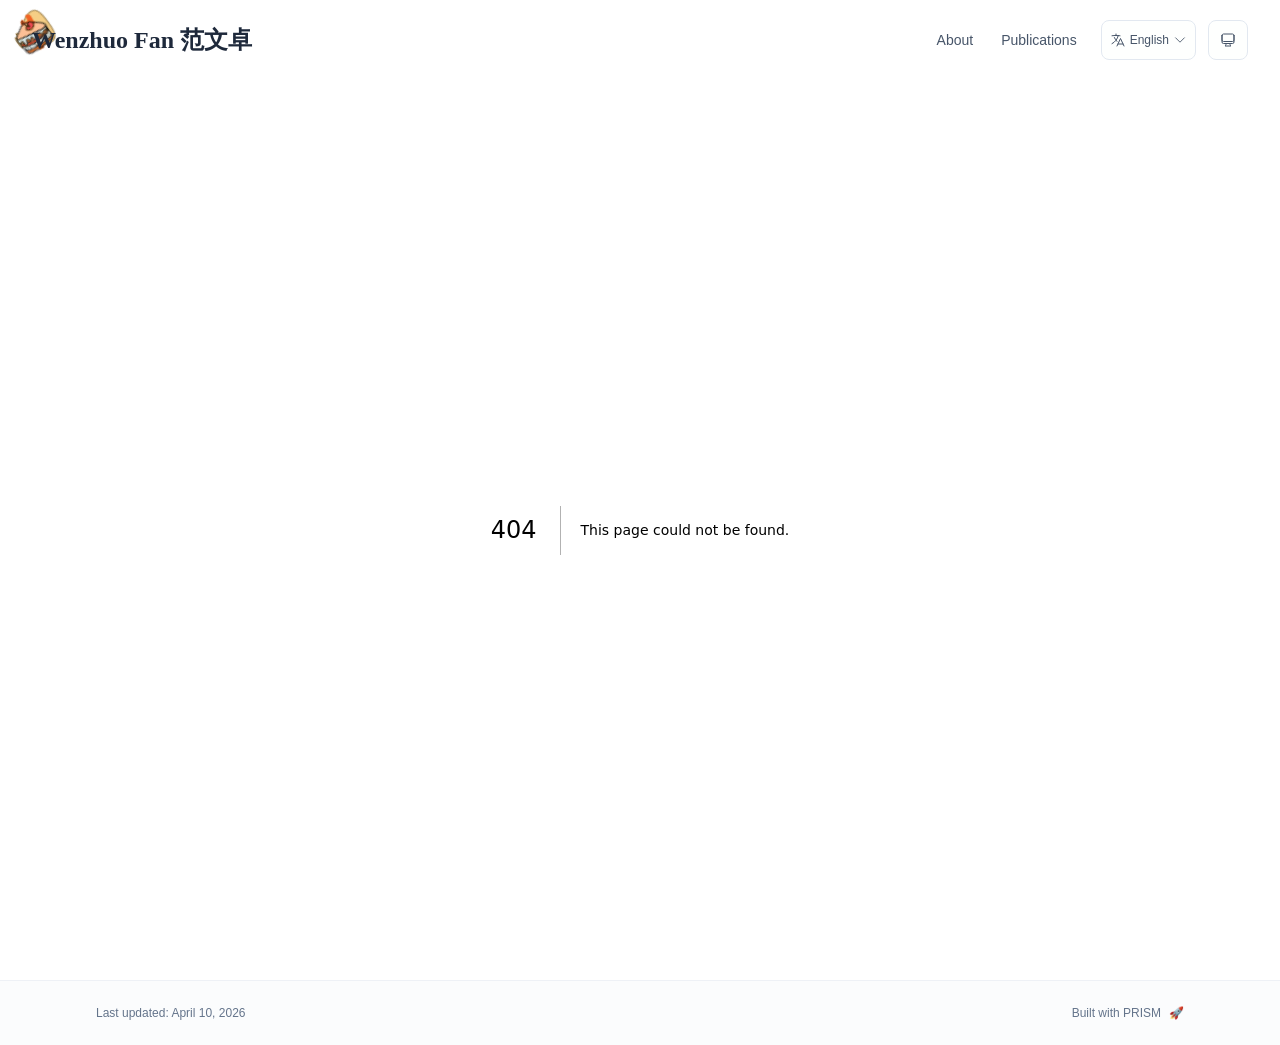
<file: 404/index.html>
<!DOCTYPE html><html lang="en" class="scroll-smooth"><head><meta charSet="utf-8"/><meta name="viewport" content="width=device-width, initial-scale=1"/><link rel="preload" as="image" href="/icons8.png"/><link rel="preload" as="image" href="/icons96.png"/><link rel="preload" as="image" href="/icons32.png"/><link rel="stylesheet" href="/_next/static/css/3eeee5c3f8c98b78.css" data-precedence="next"/><link rel="preload" as="script" fetchPriority="low" href="/_next/static/chunks/webpack-679b75d1c4c2027c.js"/><script src="/_next/static/chunks/4bd1b696-70b6d399998de86a.js" async=""></script><script src="/_next/static/chunks/684-50096e198fb40285.js" async=""></script><script src="/_next/static/chunks/main-app-728c95abdeff2684.js" async=""></script><script src="/_next/static/chunks/346-d5c9a6295712cd28.js" async=""></script><script src="/_next/static/chunks/874-196dbf0660d69360.js" async=""></script><script src="/_next/static/chunks/223-d20e165533704b80.js" async=""></script><script src="/_next/static/chunks/app/layout-67ee321e2d4fd1cb.js" async=""></script><meta name="robots" content="noindex"/><title>404: This page could not be found.</title><link rel="icon" href="/bird.jpeg" type="image/svg+xml"/><link rel="dns-prefetch" href="https://jialeliu.com"/><link rel="preconnect" href="https://jialeliu.com" crossorigin=""/><link rel="preload" as="font" type="font/woff2" href="https://jialeliu.com/fonts/georgiab.woff2" crossorigin=""/><script>
              try {
                const theme = localStorage.getItem('theme-storage');
                const parsed = theme ? JSON.parse(theme) : null;
                const setting = parsed?.state?.theme || 'system';
                const prefersDark = typeof window !== 'undefined' && window.matchMedia && window.matchMedia('(prefers-color-scheme: dark)').matches;
                const effective = setting === 'dark' ? 'dark' : (setting === 'light' ? 'light' : (prefersDark ? 'dark' : 'light'));
                var root = document.documentElement;
                root.classList.add(effective);
                root.setAttribute('data-theme', effective);
              } catch (e) {
                var root = document.documentElement;
                root.classList.add('light');
                root.setAttribute('data-theme', 'light');
              }
            </script><script>
    try {
      const cfg = {"enabled":true,"locales":["zh","en"],"defaultLocale":"en","mode":"auto","fixedLocale":"en","persist":true,"switcher":true,"labels":{"zh":"中文","en":"English"}};
      const storageKey = 'locale-storage';
      const normalize = (value) => typeof value === 'string' ? value.trim().replace('_', '-').toLowerCase() : '';
      const matchLocale = (candidate) => {
        const normalized = normalize(candidate);
        if (!normalized) return null;
        if (cfg.locales.includes(normalized)) return normalized;
        const language = normalized.split('-')[0];
        if (cfg.locales.includes(language)) return language;
        return null;
      };

      let resolved = null;

      if (cfg.persist) {
        resolved = matchLocale(localStorage.getItem(storageKey));
      }

      if (!resolved) {
        if (cfg.mode === 'fixed') {
          resolved = cfg.fixedLocale;
        } else {
          resolved = matchLocale(navigator.language);
        }
      }

      if (!resolved) {
        resolved = cfg.defaultLocale;
      }

      const root = document.documentElement;
      root.lang = resolved;
      root.setAttribute('data-locale', resolved);

      if (cfg.persist) {
        localStorage.setItem(storageKey, resolved);
      }
    } catch (e) {
      const root = document.documentElement;
      root.lang = 'en';
      root.setAttribute('data-locale', 'en');
    }
  </script><title>Wenzhuo Fan 范文卓</title><meta name="author" content="Wenzhuo Fan"/><meta name="keywords" content="Wenzhuo Fan,PhD,Research,"/><meta name="creator" content="Wenzhuo Fan"/><meta name="publisher" content="Wenzhuo Fan"/><meta property="og:title" content="Wenzhuo Fan 范文卓"/><meta property="og:site_name" content="Wenzhuo Fan&#x27;s Academic Website"/><meta property="og:locale" content="en_US"/><meta property="og:type" content="website"/><meta name="twitter:card" content="summary"/><meta name="twitter:title" content="Wenzhuo Fan 范文卓"/><link rel="icon" href="/bird.jpeg"/><script>document.querySelectorAll('body link[rel="icon"], body link[rel="apple-touch-icon"]').forEach(el => document.head.appendChild(el))</script><script src="/_next/static/chunks/polyfills-42372ed130431b0a.js" noModule=""></script></head><body class="font-sans antialiased"><div style="visibility:hidden"><div class="pointer-events-none fixed inset-0 z-[15] overflow-hidden" aria-hidden="true"><div class="absolute left-0 top-0 flex shrink-0 will-change-transform overflow-hidden" style="width:40px;height:40px;transform:translate3d(12px, 12px, 0) rotate(0deg);transform-origin:center center"><img src="/icons8.png" alt="" width="40" height="40" class="block max-h-full max-w-full" style="width:100%;height:100%;object-fit:contain" draggable="false"/></div><div class="absolute left-0 top-0 flex shrink-0 will-change-transform overflow-hidden" style="width:40px;height:40px;transform:translate3d(12px, 12px, 0) rotate(0deg);transform-origin:center center"><img src="/icons96.png" alt="" width="40" height="40" class="block max-h-full max-w-full" style="width:100%;height:100%;object-fit:contain" draggable="false"/></div><div class="absolute left-0 top-0 flex shrink-0 will-change-transform overflow-hidden" style="width:40px;height:40px;transform:translate3d(12px, 12px, 0) rotate(0deg);transform-origin:center center"><img src="/icons32.png" alt="" width="40" height="40" class="block max-h-full max-w-full" style="width:100%;height:100%;object-fit:contain" draggable="false"/></div></div><nav class="fixed top-0 left-0 right-0 z-50" data-headlessui-state=""><div class="transition-all duration-300 ease-out bg-transparent" style="transform:translateY(-100px)"><div class="max-w-7xl mx-auto px-4 sm:px-6 lg:px-8"><div class="flex justify-between items-center h-16 lg:h-20"><div class="flex-shrink-0" tabindex="0"><a class="text-xl lg:text-2xl font-serif font-semibold text-primary hover:text-accent transition-colors duration-200" href="/">Wenzhuo Fan 范文卓</a></div><div class="hidden lg:block"><div class="ml-10 flex items-center space-x-3"><div class="relative flex items-baseline space-x-1"><a data-nav-href="/" class="relative px-3 py-2 text-sm font-medium rounded-lg transition-colors duration-150 text-neutral-600" href="/">About</a><a data-nav-href="/publications" class="relative px-3 py-2 text-sm font-medium rounded-lg transition-colors duration-150 text-neutral-600" href="/publications/">Publications</a></div><div class="flex items-center justify-center w-14 h-10 rounded-lg border border-neutral-200 dark:border-[rgba(148,163,184,0.24)] bg-background dark:bg-neutral-800"><div class="w-6 h-4 rounded bg-neutral-300 animate-pulse"></div></div><div class="flex items-center justify-center w-10 h-10 rounded-lg border border-neutral-200 dark:border-[rgba(148,163,184,0.24)] bg-background dark:bg-neutral-800"><div class="w-4 h-4 rounded-full bg-neutral-300 animate-pulse"></div></div></div></div><div class="lg:hidden flex items-center space-x-2"><div class="flex items-center justify-center w-14 h-10 rounded-lg border border-neutral-200 dark:border-[rgba(148,163,184,0.24)] bg-background dark:bg-neutral-800"><div class="w-6 h-4 rounded bg-neutral-300 animate-pulse"></div></div><div class="flex items-center justify-center w-10 h-10 rounded-lg border border-neutral-200 dark:border-[rgba(148,163,184,0.24)] bg-background dark:bg-neutral-800"><div class="w-4 h-4 rounded-full bg-neutral-300 animate-pulse"></div></div><button class="inline-flex items-center justify-center p-2 rounded-md text-neutral-600 hover:text-primary hover:bg-neutral-100 dark:hover:bg-neutral-800 focus:outline-none focus:ring-2 focus:ring-inset focus:ring-accent transition-colors duration-200" id="headlessui-disclosure-button-«R3sl5b»" type="button" aria-expanded="false" data-headlessui-state=""><span class="sr-only">Open main menu</span><div><svg xmlns="http://www.w3.org/2000/svg" fill="none" viewBox="0 0 24 24" stroke-width="1.5" stroke="currentColor" aria-hidden="true" data-slot="icon" class="block h-6 w-6"><path stroke-linecap="round" stroke-linejoin="round" d="M3.75 6.75h16.5M3.75 12h16.5m-16.5 5.25h16.5"></path></svg></div></button></div></div></div></div></nav><main class="min-h-screen pt-16 lg:pt-20"><div style="font-family:system-ui,&quot;Segoe UI&quot;,Roboto,Helvetica,Arial,sans-serif,&quot;Apple Color Emoji&quot;,&quot;Segoe UI Emoji&quot;;height:100vh;text-align:center;display:flex;flex-direction:column;align-items:center;justify-content:center"><div><style>body{color:#000;background:#fff;margin:0}.next-error-h1{border-right:1px solid rgba(0,0,0,.3)}@media (prefers-color-scheme:dark){body{color:#fff;background:#000}.next-error-h1{border-right:1px solid rgba(255,255,255,.3)}}</style><h1 class="next-error-h1" style="display:inline-block;margin:0 20px 0 0;padding:0 23px 0 0;font-size:24px;font-weight:500;vertical-align:top;line-height:49px">404</h1><div style="display:inline-block"><h2 style="font-size:14px;font-weight:400;line-height:49px;margin:0">This page could not be found.</h2></div></div></div><!--$--><!--/$--><!--$--><!--/$--></main><footer class="border-t border-neutral-200/50 bg-neutral-50/50 dark:bg-neutral-900/50 dark:border-neutral-700/50"><div class="max-w-6xl mx-auto px-4 sm:px-6 lg:px-8 py-6"><div class="flex flex-col sm:flex-row justify-between items-center gap-2"><p class="text-xs text-neutral-500">Last updated<!-- -->: <!-- -->April 10, 2026</p><p class="text-xs text-neutral-500 flex items-center"><a href="https://github.com/xyjoey/PRISM" target="_blank" rel="noopener noreferrer">Built with PRISM</a><span class="ml-2">🚀</span></p></div></div></footer></div><script src="/_next/static/chunks/webpack-679b75d1c4c2027c.js" async=""></script><script>(self.__next_f=self.__next_f||[]).push([0])</script><script>self.__next_f.push([1,"1:\"$Sreact.fragment\"\n3:I[7399,[\"346\",\"static/chunks/346-d5c9a6295712cd28.js\",\"874\",\"static/chunks/874-196dbf0660d69360.js\",\"223\",\"static/chunks/223-d20e165533704b80.js\",\"177\",\"static/chunks/app/layout-67ee321e2d4fd1cb.js\"],\"ClickFireworks\"]\n4:I[2598,[\"346\",\"static/chunks/346-d5c9a6295712cd28.js\",\"874\",\"static/chunks/874-196dbf0660d69360.js\",\"223\",\"static/chunks/223-d20e165533704b80.js\",\"177\",\"static/chunks/app/layout-67ee321e2d4fd1cb.js\"],\"MouseMeteorTrail\"]\n5:I[3217,[\"346\",\"static/chunks/346-d5c9a6295712cd28.js\",\"874\",\"static/chunks/874-196dbf0660d69360.js\",\"223\",\"static/chunks/223-d20e165533704b80.js\",\"177\",\"static/chunks/app/layout-67ee321e2d4fd1cb.js\"],\"WandCursor\"]\n6:I[3719,[\"346\",\"static/chunks/346-d5c9a6295712cd28.js\",\"874\",\"static/chunks/874-196dbf0660d69360.js\",\"223\",\"static/chunks/223-d20e165533704b80.js\",\"177\",\"static/chunks/app/layout-67ee321e2d4fd1cb.js\"],\"ThemeProvider\"]\n7:I[310,[\"346\",\"static/chunks/346-d5c9a6295712cd28.js\",\"874\",\"static/chunks/874-196dbf0660d69360.js\",\"223\",\"static/chunks/223-d20e165533704b80.js\",\"177\",\"static/chunks/app/layout-67ee321e2d4fd1cb.js\"],\"LocaleProvider\"]\n8:I[9389,[\"346\",\"static/chunks/346-d5c9a6295712cd28.js\",\"874\",\"static/chunks/874-196dbf0660d69360.js\",\"223\",\"static/chunks/223-d20e165533704b80.js\",\"177\",\"static/chunks/app/layout-67ee321e2d4fd1cb.js\"],\"RandomFlyingIcons\"]\n9:I[4574,[\"346\",\"static/chunks/346-d5c9a6295712cd28.js\",\"874\",\"static/chunks/874-196dbf0660d69360.js\",\"223\",\"static/chunks/223-d20e165533704b80.js\",\"177\",\"static/chunks/app/layout-67ee321e2d4fd1cb.js\"],\"default\"]\na:I[7555,[],\"\"]\nb:I[1295,[],\"\"]\nc:I[2548,[\"346\",\"static/chunks/346-d5c9a6295712cd28.js\",\"874\",\"static/chunks/874-196dbf0660d69360.js\",\"223\",\"static/chunks/223-d20e165533704b80.js\",\"177\",\"static/chunks/app/layout-67ee321e2d4fd1cb.js\"],\"default\"]\nd:I[9665,[],\"MetadataBoundary\"]\nf:I[9665,[],\"OutletBoundary\"]\n12:I[4911,[],\"AsyncMetadataOutlet\"]\n14:I[9665,[],\"ViewportBoundary\"]\n16:I[6614,[],\"\"]\n:HL[\"/_next/static/css/3eeee5c3f8c98b78.css\",\"style\"]\n2:T590,\n    try {\n      const cfg = {\"enabled\":t"])</script><script>self.__next_f.push([1,"rue,\"locales\":[\"zh\",\"en\"],\"defaultLocale\":\"en\",\"mode\":\"auto\",\"fixedLocale\":\"en\",\"persist\":true,\"switcher\":true,\"labels\":{\"zh\":\"中文\",\"en\":\"English\"}};\n      const storageKey = 'locale-storage';\n      const normalize = (value) =\u003e typeof value === 'string' ? value.trim().replace('_', '-').toLowerCase() : '';\n      const matchLocale = (candidate) =\u003e {\n        const normalized = normalize(candidate);\n        if (!normalized) return null;\n        if (cfg.locales.includes(normalized)) return normalized;\n        const language = normalized.split('-')[0];\n        if (cfg.locales.includes(language)) return language;\n        return null;\n      };\n\n      let resolved = null;\n\n      if (cfg.persist) {\n        resolved = matchLocale(localStorage.getItem(storageKey));\n      }\n\n      if (!resolved) {\n        if (cfg.mode === 'fixed') {\n          resolved = cfg.fixedLocale;\n        } else {\n          resolved = matchLocale(navigator.language);\n        }\n      }\n\n      if (!resolved) {\n        resolved = cfg.defaultLocale;\n      }\n\n      const root = document.documentElement;\n      root.lang = resolved;\n      root.setAttribute('data-locale', resolved);\n\n      if (cfg.persist) {\n        localStorage.setItem(storageKey, resolved);\n      }\n    } catch (e) {\n      const root = document.documentElement;\n      root.lang = 'en';\n      root.setAttribute('data-locale', 'en');\n    }\n  "])</script><script>self.__next_f.push([1,"0:{\"P\":null,\"b\":\"8lNflTAhNdUl5zXq2ld8z\",\"p\":\"\",\"c\":[\"\",\"_not-found\",\"\"],\"i\":false,\"f\":[[[\"\",{\"children\":[\"/_not-found\",{\"children\":[\"__PAGE__\",{}]}]},\"$undefined\",\"$undefined\",true],[\"\",[\"$\",\"$1\",\"c\",{\"children\":[[[\"$\",\"link\",\"0\",{\"rel\":\"stylesheet\",\"href\":\"/_next/static/css/3eeee5c3f8c98b78.css\",\"precedence\":\"next\",\"crossOrigin\":\"$undefined\",\"nonce\":\"$undefined\"}]],[\"$\",\"html\",null,{\"lang\":\"en\",\"className\":\"scroll-smooth\",\"suppressHydrationWarning\":true,\"children\":[[\"$\",\"head\",null,{\"children\":[[\"$\",\"link\",null,{\"rel\":\"icon\",\"href\":\"/bird.jpeg\",\"type\":\"image/svg+xml\"}],[\"$\",\"link\",null,{\"rel\":\"dns-prefetch\",\"href\":\"https://jialeliu.com\"}],[\"$\",\"link\",null,{\"rel\":\"preconnect\",\"href\":\"https://jialeliu.com\",\"crossOrigin\":\"\"}],[\"$\",\"link\",null,{\"rel\":\"preload\",\"as\":\"font\",\"type\":\"font/woff2\",\"href\":\"https://jialeliu.com/fonts/georgiab.woff2\",\"crossOrigin\":\"\"}],[\"$\",\"script\",null,{\"dangerouslySetInnerHTML\":{\"__html\":\"\\n              try {\\n                const theme = localStorage.getItem('theme-storage');\\n                const parsed = theme ? JSON.parse(theme) : null;\\n                const setting = parsed?.state?.theme || 'system';\\n                const prefersDark = typeof window !== 'undefined' \u0026\u0026 window.matchMedia \u0026\u0026 window.matchMedia('(prefers-color-scheme: dark)').matches;\\n                const effective = setting === 'dark' ? 'dark' : (setting === 'light' ? 'light' : (prefersDark ? 'dark' : 'light'));\\n                var root = document.documentElement;\\n                root.classList.add(effective);\\n                root.setAttribute('data-theme', effective);\\n              } catch (e) {\\n                var root = document.documentElement;\\n                root.classList.add('light');\\n                root.setAttribute('data-theme', 'light');\\n              }\\n            \"}}],[\"$\",\"script\",null,{\"dangerouslySetInnerHTML\":{\"__html\":\"$2\"}}]]}],[\"$\",\"body\",null,{\"className\":\"font-sans antialiased\",\"children\":[[\"$\",\"$L3\",null,{}],[\"$\",\"$L4\",null,{}],[\"$\",\"$L5\",null,{}],[\"$\",\"$L6\",null,{\"children\":[\"$\",\"$L7\",null,{\"config\":{\"enabled\":true,\"locales\":[\"zh\",\"en\"],\"defaultLocale\":\"en\",\"mode\":\"auto\",\"fixedLocale\":\"en\",\"persist\":true,\"switcher\":true,\"labels\":{\"zh\":\"中文\",\"en\":\"English\"}},\"children\":[[\"$\",\"$L8\",null,{\"enabled\":true,\"paths\":[\"/icons8.png\",\"/icons96.png\",\"/icons32.png\"]}],[\"$\",\"$L9\",null,{\"items\":[{\"title\":\"About\",\"type\":\"page\",\"target\":\"about\",\"href\":\"/\"},{\"title\":\"Publications\",\"type\":\"page\",\"target\":\"publications\",\"href\":\"/publications\"}],\"siteTitle\":\"Wenzhuo Fan 范文卓\",\"enableOnePageMode\":false,\"i18n\":\"$0:f:0:1:1:props:children:1:props:children:1:props:children:3:props:children:props:config\",\"itemsByLocale\":{\"zh\":[{\"title\":\"关于我\",\"type\":\"page\",\"target\":\"about\",\"href\":\"/\"},{\"title\":\"论文\",\"type\":\"page\",\"target\":\"publications\",\"href\":\"/publications\"}],\"en\":[{\"title\":\"About\",\"type\":\"page\",\"target\":\"about\",\"href\":\"/\"},{\"title\":\"Publications\",\"type\":\"page\",\"target\":\"publications\",\"href\":\"/publications\"}]},\"siteTitleByLocale\":{\"zh\":\"范文卓\",\"en\":\"Wenzhuo Fan 范文卓\"}}],[\"$\",\"main\",null,{\"className\":\"min-h-screen pt-16 lg:pt-20\",\"children\":[\"$\",\"$La\",null,{\"parallelRouterKey\":\"children\",\"error\":\"$undefined\",\"errorStyles\":\"$undefined\",\"errorScripts\":\"$undefined\",\"template\":[\"$\",\"$Lb\",null,{}],\"templateStyles\":\"$undefined\",\"templateScripts\":\"$undefined\",\"notFound\":[[[\"$\",\"title\",null,{\"children\":\"404: This page could not be found.\"}],[\"$\",\"div\",null,{\"style\":{\"fontFamily\":\"system-ui,\\\"Segoe UI\\\",Roboto,Helvetica,Arial,sans-serif,\\\"Apple Color Emoji\\\",\\\"Segoe UI Emoji\\\"\",\"height\":\"100vh\",\"textAlign\":\"center\",\"display\":\"flex\",\"flexDirection\":\"column\",\"alignItems\":\"center\",\"justifyContent\":\"center\"},\"children\":[\"$\",\"div\",null,{\"children\":[[\"$\",\"style\",null,{\"dangerouslySetInnerHTML\":{\"__html\":\"body{color:#000;background:#fff;margin:0}.next-error-h1{border-right:1px solid rgba(0,0,0,.3)}@media (prefers-color-scheme:dark){body{color:#fff;background:#000}.next-error-h1{border-right:1px solid rgba(255,255,255,.3)}}\"}}],[\"$\",\"h1\",null,{\"className\":\"next-error-h1\",\"style\":{\"display\":\"inline-block\",\"margin\":\"0 20px 0 0\",\"padding\":\"0 23px 0 0\",\"fontSize\":24,\"fontWeight\":500,\"verticalAlign\":\"top\",\"lineHeight\":\"49px\"},\"children\":404}],[\"$\",\"div\",null,{\"style\":{\"display\":\"inline-block\"},\"children\":[\"$\",\"h2\",null,{\"style\":{\"fontSize\":14,\"fontWeight\":400,\"lineHeight\":\"49px\",\"margin\":0},\"children\":\"This page could not be found.\"}]}]]}]}]],[]],\"forbidden\":\"$undefined\",\"unauthorized\":\"$undefined\"}]}],[\"$\",\"$Lc\",null,{\"lastUpdated\":\"April 10, 2026\",\"lastUpdatedByLocale\":{\"zh\":\"2026年4月10日\",\"en\":\"April 10, 2026\"},\"defaultLocale\":\"en\"}]]}]}]]}]]}]]}],{\"children\":[\"/_not-found\",[\"$\",\"$1\",\"c\",{\"children\":[null,[\"$\",\"$La\",null,{\"parallelRouterKey\":\"children\",\"error\":\"$undefined\",\"errorStyles\":\"$undefined\",\"errorScripts\":\"$undefined\",\"template\":[\"$\",\"$Lb\",null,{}],\"templateStyles\":\"$undefined\",\"templateScripts\":\"$undefined\",\"notFound\":\"$undefined\",\"forbidden\":\"$undefined\",\"unauthorized\":\"$undefined\"}]]}],{\"children\":[\"__PAGE__\",[\"$\",\"$1\",\"c\",{\"children\":[[[\"$\",\"title\",null,{\"children\":\"404: This page could not be found.\"}],[\"$\",\"div\",null,{\"style\":\"$0:f:0:1:1:props:children:1:props:children:1:props:children:3:props:children:props:children:2:props:children:props:notFound:0:1:props:style\",\"children\":[\"$\",\"div\",null,{\"children\":[[\"$\",\"style\",null,{\"dangerouslySetInnerHTML\":{\"__html\":\"body{color:#000;background:#fff;margin:0}.next-error-h1{border-right:1px solid rgba(0,0,0,.3)}@media (prefers-color-scheme:dark){body{color:#fff;background:#000}.next-error-h1{border-right:1px solid rgba(255,255,255,.3)}}\"}}],[\"$\",\"h1\",null,{\"className\":\"next-error-h1\",\"style\":\"$0:f:0:1:1:props:children:1:props:children:1:props:children:3:props:children:props:children:2:props:children:props:notFound:0:1:props:children:props:children:1:props:style\",\"children\":404}],[\"$\",\"div\",null,{\"style\":\"$0:f:0:1:1:props:children:1:props:children:1:props:children:3:props:children:props:children:2:props:children:props:notFound:0:1:props:children:props:children:2:props:style\",\"children\":[\"$\",\"h2\",null,{\"style\":\"$0:f:0:1:1:props:children:1:props:children:1:props:children:3:props:children:props:children:2:props:children:props:notFound:0:1:props:children:props:children:2:props:children:props:style\",\"children\":\"This page could not be found.\"}]}]]}]}]],[\"$\",\"$Ld\",null,{\"children\":\"$Le\"}],null,[\"$\",\"$Lf\",null,{\"children\":[\"$L10\",\"$L11\",[\"$\",\"$L12\",null,{\"promise\":\"$@13\"}]]}]]}],{},null,false]},null,false]},null,false],[\"$\",\"$1\",\"h\",{\"children\":[[\"$\",\"meta\",null,{\"name\":\"robots\",\"content\":\"noindex\"}],[\"$\",\"$1\",\"BOdOjb13aexx6J11ylfqx\",{\"children\":[[\"$\",\"$L14\",null,{\"children\":\"$L15\"}],null]}],null]}],false]],\"m\":\"$undefined\",\"G\":[\"$16\",\"$undefined\"],\"s\":false,\"S\":true}\n"])</script><script>self.__next_f.push([1,"17:\"$Sreact.suspense\"\n18:I[4911,[],\"AsyncMetadata\"]\ne:[\"$\",\"$17\",null,{\"fallback\":null,\"children\":[\"$\",\"$L18\",null,{\"promise\":\"$@19\"}]}]\n"])</script><script>self.__next_f.push([1,"11:null\n"])</script><script>self.__next_f.push([1,"15:[[\"$\",\"meta\",\"0\",{\"charSet\":\"utf-8\"}],[\"$\",\"meta\",\"1\",{\"name\":\"viewport\",\"content\":\"width=device-width, initial-scale=1\"}]]\n10:null\n"])</script><script>self.__next_f.push([1,"19:{\"metadata\":[[\"$\",\"title\",\"0\",{\"children\":\"Wenzhuo Fan 范文卓\"}],[\"$\",\"meta\",\"1\",{\"name\":\"author\",\"content\":\"Wenzhuo Fan\"}],[\"$\",\"meta\",\"2\",{\"name\":\"keywords\",\"content\":\"Wenzhuo Fan,PhD,Research,\"}],[\"$\",\"meta\",\"3\",{\"name\":\"creator\",\"content\":\"Wenzhuo Fan\"}],[\"$\",\"meta\",\"4\",{\"name\":\"publisher\",\"content\":\"Wenzhuo Fan\"}],[\"$\",\"meta\",\"5\",{\"property\":\"og:title\",\"content\":\"Wenzhuo Fan 范文卓\"}],[\"$\",\"meta\",\"6\",{\"property\":\"og:site_name\",\"content\":\"Wenzhuo Fan's Academic Website\"}],[\"$\",\"meta\",\"7\",{\"property\":\"og:locale\",\"content\":\"en_US\"}],[\"$\",\"meta\",\"8\",{\"property\":\"og:type\",\"content\":\"website\"}],[\"$\",\"meta\",\"9\",{\"name\":\"twitter:card\",\"content\":\"summary\"}],[\"$\",\"meta\",\"10\",{\"name\":\"twitter:title\",\"content\":\"Wenzhuo Fan 范文卓\"}],[\"$\",\"link\",\"11\",{\"rel\":\"icon\",\"href\":\"/bird.jpeg\"}]],\"error\":null,\"digest\":\"$undefined\"}\n13:{\"metadata\":\"$19:metadata\",\"error\":null,\"digest\":\"$undefined\"}\n"])</script></body></html>
</file>
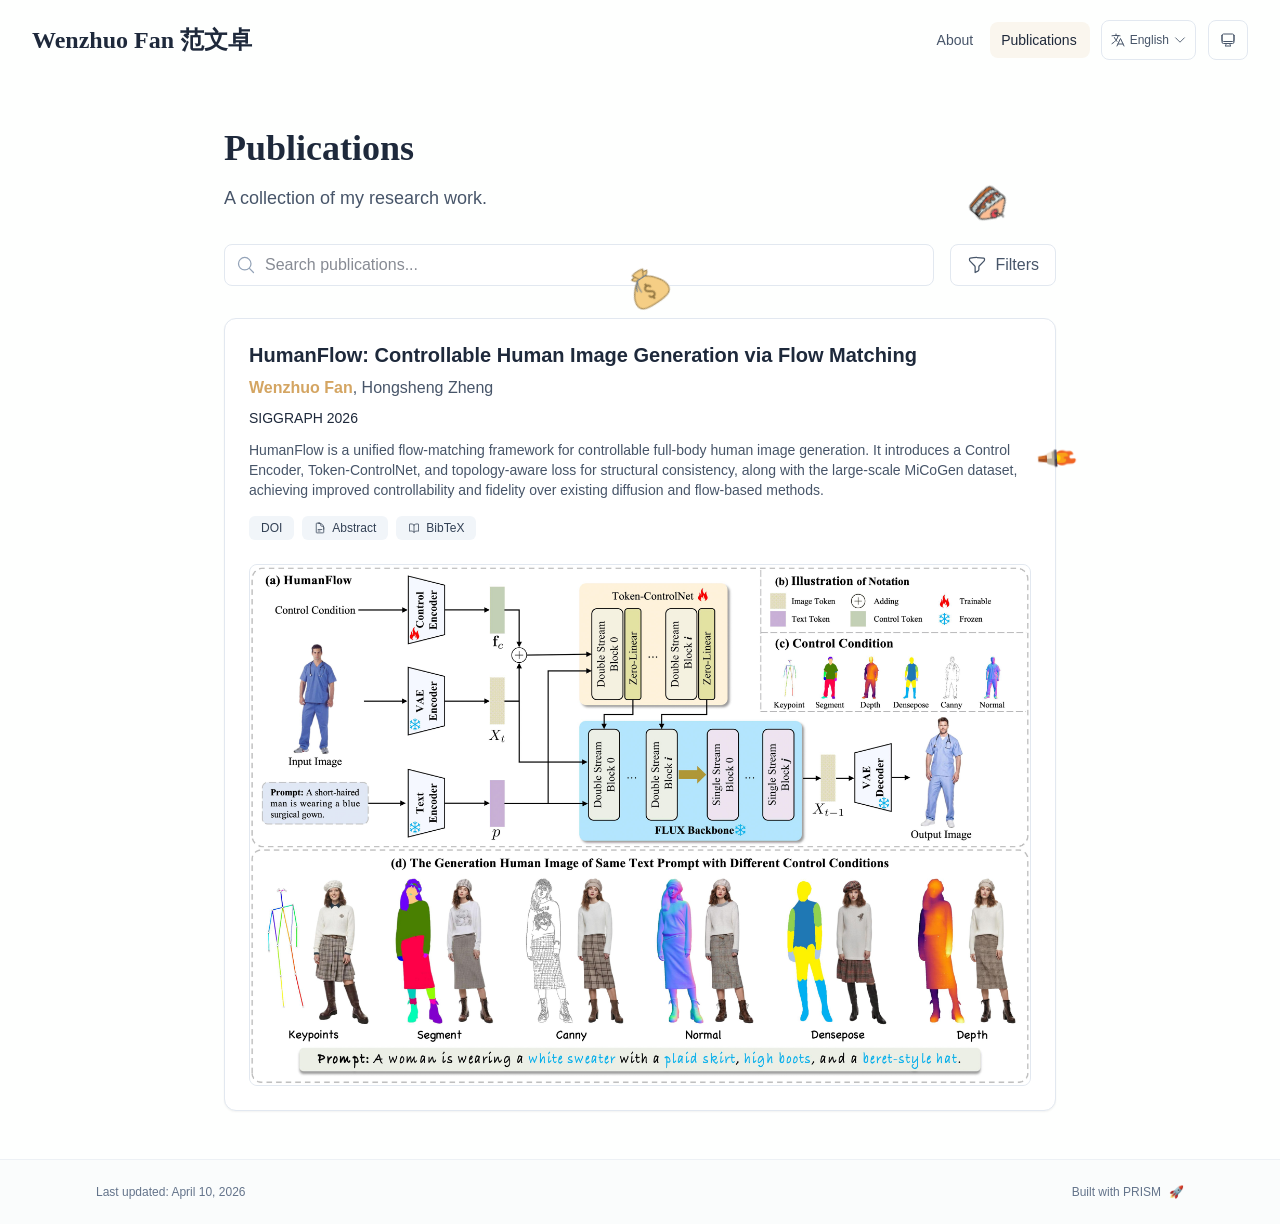
<file: publications/index.html>
<!DOCTYPE html><html lang="en" class="scroll-smooth"><head><meta charSet="utf-8"/><meta name="viewport" content="width=device-width, initial-scale=1"/><link rel="preload" as="image" href="/icons8.png"/><link rel="preload" as="image" href="/icons96.png"/><link rel="preload" as="image" href="/icons32.png"/><link rel="stylesheet" href="/_next/static/css/3eeee5c3f8c98b78.css" data-precedence="next"/><link rel="preload" as="script" fetchPriority="low" href="/_next/static/chunks/webpack-679b75d1c4c2027c.js"/><script src="/_next/static/chunks/4bd1b696-70b6d399998de86a.js" async=""></script><script src="/_next/static/chunks/684-50096e198fb40285.js" async=""></script><script src="/_next/static/chunks/main-app-728c95abdeff2684.js" async=""></script><script src="/_next/static/chunks/346-d5c9a6295712cd28.js" async=""></script><script src="/_next/static/chunks/874-196dbf0660d69360.js" async=""></script><script src="/_next/static/chunks/223-d20e165533704b80.js" async=""></script><script src="/_next/static/chunks/app/layout-67ee321e2d4fd1cb.js" async=""></script><script src="/_next/static/chunks/12-4b417a06996ebb82.js" async=""></script><script src="/_next/static/chunks/748-ad5226fe0f1d7f2e.js" async=""></script><script src="/_next/static/chunks/app/%5Bslug%5D/page-71f30445a1cc7b49.js" async=""></script><link rel="icon" href="/bird.jpeg" type="image/svg+xml"/><link rel="dns-prefetch" href="https://jialeliu.com"/><link rel="preconnect" href="https://jialeliu.com" crossorigin=""/><link rel="preload" as="font" type="font/woff2" href="https://jialeliu.com/fonts/georgiab.woff2" crossorigin=""/><script>
              try {
                const theme = localStorage.getItem('theme-storage');
                const parsed = theme ? JSON.parse(theme) : null;
                const setting = parsed?.state?.theme || 'system';
                const prefersDark = typeof window !== 'undefined' && window.matchMedia && window.matchMedia('(prefers-color-scheme: dark)').matches;
                const effective = setting === 'dark' ? 'dark' : (setting === 'light' ? 'light' : (prefersDark ? 'dark' : 'light'));
                var root = document.documentElement;
                root.classList.add(effective);
                root.setAttribute('data-theme', effective);
              } catch (e) {
                var root = document.documentElement;
                root.classList.add('light');
                root.setAttribute('data-theme', 'light');
              }
            </script><script>
    try {
      const cfg = {"enabled":true,"locales":["zh","en"],"defaultLocale":"en","mode":"auto","fixedLocale":"en","persist":true,"switcher":true,"labels":{"zh":"中文","en":"English"}};
      const storageKey = 'locale-storage';
      const normalize = (value) => typeof value === 'string' ? value.trim().replace('_', '-').toLowerCase() : '';
      const matchLocale = (candidate) => {
        const normalized = normalize(candidate);
        if (!normalized) return null;
        if (cfg.locales.includes(normalized)) return normalized;
        const language = normalized.split('-')[0];
        if (cfg.locales.includes(language)) return language;
        return null;
      };

      let resolved = null;

      if (cfg.persist) {
        resolved = matchLocale(localStorage.getItem(storageKey));
      }

      if (!resolved) {
        if (cfg.mode === 'fixed') {
          resolved = cfg.fixedLocale;
        } else {
          resolved = matchLocale(navigator.language);
        }
      }

      if (!resolved) {
        resolved = cfg.defaultLocale;
      }

      const root = document.documentElement;
      root.lang = resolved;
      root.setAttribute('data-locale', resolved);

      if (cfg.persist) {
        localStorage.setItem(storageKey, resolved);
      }
    } catch (e) {
      const root = document.documentElement;
      root.lang = 'en';
      root.setAttribute('data-locale', 'en');
    }
  </script><title>Publications | Wenzhuo Fan 范文卓</title><meta name="description" content="A collection of my research work."/><meta name="author" content="Wenzhuo Fan"/><meta name="keywords" content="Wenzhuo Fan,PhD,Research,"/><meta name="creator" content="Wenzhuo Fan"/><meta name="publisher" content="Wenzhuo Fan"/><meta property="og:title" content="Wenzhuo Fan 范文卓"/><meta property="og:description" content="A collection of my research work."/><meta property="og:site_name" content="Wenzhuo Fan&#x27;s Academic Website"/><meta property="og:locale" content="en_US"/><meta property="og:type" content="website"/><meta name="twitter:card" content="summary"/><meta name="twitter:title" content="Wenzhuo Fan 范文卓"/><meta name="twitter:description" content="A collection of my research work."/><link rel="icon" href="/bird.jpeg"/><script>document.querySelectorAll('body link[rel="icon"], body link[rel="apple-touch-icon"]').forEach(el => document.head.appendChild(el))</script><script src="/_next/static/chunks/polyfills-42372ed130431b0a.js" noModule=""></script></head><body class="font-sans antialiased"><div style="visibility:hidden"><div class="pointer-events-none fixed inset-0 z-[15] overflow-hidden" aria-hidden="true"><div class="absolute left-0 top-0 flex shrink-0 will-change-transform overflow-hidden" style="width:40px;height:40px;transform:translate3d(12px, 12px, 0) rotate(0deg);transform-origin:center center"><img src="/icons8.png" alt="" width="40" height="40" class="block max-h-full max-w-full" style="width:100%;height:100%;object-fit:contain" draggable="false"/></div><div class="absolute left-0 top-0 flex shrink-0 will-change-transform overflow-hidden" style="width:40px;height:40px;transform:translate3d(12px, 12px, 0) rotate(0deg);transform-origin:center center"><img src="/icons96.png" alt="" width="40" height="40" class="block max-h-full max-w-full" style="width:100%;height:100%;object-fit:contain" draggable="false"/></div><div class="absolute left-0 top-0 flex shrink-0 will-change-transform overflow-hidden" style="width:40px;height:40px;transform:translate3d(12px, 12px, 0) rotate(0deg);transform-origin:center center"><img src="/icons32.png" alt="" width="40" height="40" class="block max-h-full max-w-full" style="width:100%;height:100%;object-fit:contain" draggable="false"/></div></div><nav class="fixed top-0 left-0 right-0 z-50" data-headlessui-state=""><div class="transition-all duration-300 ease-out bg-transparent" style="transform:translateY(-100px)"><div class="max-w-7xl mx-auto px-4 sm:px-6 lg:px-8"><div class="flex justify-between items-center h-16 lg:h-20"><div class="flex-shrink-0" tabindex="0"><a class="text-xl lg:text-2xl font-serif font-semibold text-primary hover:text-accent transition-colors duration-200" href="/">Wenzhuo Fan 范文卓</a></div><div class="hidden lg:block"><div class="ml-10 flex items-center space-x-3"><div class="relative flex items-baseline space-x-1"><a data-nav-href="/" class="relative px-3 py-2 text-sm font-medium rounded-lg transition-colors duration-150 text-neutral-600" href="/">About</a><a data-nav-href="/publications" class="relative px-3 py-2 text-sm font-medium rounded-lg transition-colors duration-150 text-primary" href="/publications/">Publications</a></div><div class="flex items-center justify-center w-14 h-10 rounded-lg border border-neutral-200 dark:border-[rgba(148,163,184,0.24)] bg-background dark:bg-neutral-800"><div class="w-6 h-4 rounded bg-neutral-300 animate-pulse"></div></div><div class="flex items-center justify-center w-10 h-10 rounded-lg border border-neutral-200 dark:border-[rgba(148,163,184,0.24)] bg-background dark:bg-neutral-800"><div class="w-4 h-4 rounded-full bg-neutral-300 animate-pulse"></div></div></div></div><div class="lg:hidden flex items-center space-x-2"><div class="flex items-center justify-center w-14 h-10 rounded-lg border border-neutral-200 dark:border-[rgba(148,163,184,0.24)] bg-background dark:bg-neutral-800"><div class="w-6 h-4 rounded bg-neutral-300 animate-pulse"></div></div><div class="flex items-center justify-center w-10 h-10 rounded-lg border border-neutral-200 dark:border-[rgba(148,163,184,0.24)] bg-background dark:bg-neutral-800"><div class="w-4 h-4 rounded-full bg-neutral-300 animate-pulse"></div></div><button class="inline-flex items-center justify-center p-2 rounded-md text-neutral-600 hover:text-primary hover:bg-neutral-100 dark:hover:bg-neutral-800 focus:outline-none focus:ring-2 focus:ring-inset focus:ring-accent transition-colors duration-200" id="headlessui-disclosure-button-«R3sl5b»" type="button" aria-expanded="false" data-headlessui-state=""><span class="sr-only">Open main menu</span><div><svg xmlns="http://www.w3.org/2000/svg" fill="none" viewBox="0 0 24 24" stroke-width="1.5" stroke="currentColor" aria-hidden="true" data-slot="icon" class="block h-6 w-6"><path stroke-linecap="round" stroke-linejoin="round" d="M3.75 6.75h16.5M3.75 12h16.5m-16.5 5.25h16.5"></path></svg></div></button></div></div></div></div></nav><main class="min-h-screen pt-16 lg:pt-20"><div class="max-w-4xl mx-auto px-4 sm:px-6 lg:px-8 py-12"><div style="opacity:0;transform:translateY(20px)"><div class="mb-8"><h1 class="text-4xl font-serif font-bold text-primary mb-4">Publications</h1><p class="text-lg text-neutral-600 dark:text-neutral-500 max-w-2xl">A collection of my research work.</p></div><div class="mb-8 space-y-4"><div class="flex flex-col sm:flex-row gap-4"><div class="relative flex-grow"><svg xmlns="http://www.w3.org/2000/svg" fill="none" viewBox="0 0 24 24" stroke-width="1.5" stroke="currentColor" aria-hidden="true" data-slot="icon" class="absolute left-3 top-1/2 transform -translate-y-1/2 h-5 w-5 text-neutral-400"><path stroke-linecap="round" stroke-linejoin="round" d="m21 21-5.197-5.197m0 0A7.5 7.5 0 1 0 5.196 5.196a7.5 7.5 0 0 0 10.607 10.607Z"></path></svg><input type="text" placeholder="Search publications..." class="w-full pl-10 pr-4 py-2 rounded-lg border border-neutral-200 dark:border-neutral-800 bg-white dark:bg-neutral-900 focus:ring-2 focus:ring-accent focus:border-transparent transition-all duration-200" value=""/></div><button class="flex items-center justify-center px-4 py-2 rounded-lg border transition-all duration-200 bg-white dark:bg-neutral-900 border-neutral-200 dark:border-neutral-800 text-neutral-600 hover:border-accent hover:text-accent"><svg xmlns="http://www.w3.org/2000/svg" fill="none" viewBox="0 0 24 24" stroke-width="1.5" stroke="currentColor" aria-hidden="true" data-slot="icon" class="h-5 w-5 mr-2"><path stroke-linecap="round" stroke-linejoin="round" d="M12 3c2.755 0 5.455.232 8.083.678.533.09.917.556.917 1.096v1.044a2.25 2.25 0 0 1-.659 1.591l-5.432 5.432a2.25 2.25 0 0 0-.659 1.591v2.927a2.25 2.25 0 0 1-1.244 2.013L9.75 21v-6.568a2.25 2.25 0 0 0-.659-1.591L3.659 7.409A2.25 2.25 0 0 1 3 5.818V4.774c0-.54.384-1.006.917-1.096A48.32 48.32 0 0 1 12 3Z"></path></svg>Filters</button></div></div><div class="space-y-6"><div class="bg-white dark:bg-neutral-900 p-6 rounded-xl shadow-sm border border-neutral-200 dark:border-neutral-800 hover:shadow-md transition-all duration-200" style="opacity:0;transform:translateY(20px)"><div class="flex flex-col md:flex-row gap-6"><div class="flex-grow"><h3 class="text-xl font-semibold text-primary mb-2 leading-tight">HumanFlow: Controllable Human Image Generation via Flow Matching</h3><p class="text-base text-neutral-600 dark:text-neutral-400 mb-2"><span><span class="font-semibold text-accent ">Wenzhuo Fan</span>, </span><span><span class=" ">Hongsheng Zheng</span></span></p><p class="text-sm font-medium text-neutral-800 dark:text-neutral-600 mb-3">SIGGRAPH<!-- --> <!-- -->2026</p><p class="text-sm text-neutral-600 dark:text-neutral-500 mb-4 line-clamp-3">HumanFlow is a unified flow-matching framework for controllable full-body human image generation. It introduces a Control Encoder, Token-ControlNet, and topology-aware loss for structural consistency, along with the large-scale MiCoGen dataset, achieving improved controllability and fidelity over existing diffusion and flow-based methods.</p><div class="flex flex-wrap gap-2 mt-auto"><a href="https://doi.org/10.1016/j.jcp.2023.110832" target="_blank" rel="noopener noreferrer" class="inline-flex items-center px-3 py-1 rounded-md text-xs font-medium bg-neutral-100 dark:bg-neutral-800 text-neutral-700 dark:text-neutral-300 hover:bg-accent hover:text-white transition-colors">DOI</a><button class="inline-flex items-center px-3 py-1 rounded-md text-xs font-medium transition-colors bg-neutral-100 dark:bg-neutral-800 text-neutral-700 dark:text-neutral-300 hover:bg-accent hover:text-white"><svg xmlns="http://www.w3.org/2000/svg" fill="none" viewBox="0 0 24 24" stroke-width="1.5" stroke="currentColor" aria-hidden="true" data-slot="icon" class="h-3 w-3 mr-1.5"><path stroke-linecap="round" stroke-linejoin="round" d="M19.5 14.25v-2.625a3.375 3.375 0 0 0-3.375-3.375h-1.5A1.125 1.125 0 0 1 13.5 7.125v-1.5a3.375 3.375 0 0 0-3.375-3.375H8.25m0 12.75h7.5m-7.5 3H12M10.5 2.25H5.625c-.621 0-1.125.504-1.125 1.125v17.25c0 .621.504 1.125 1.125 1.125h12.75c.621 0 1.125-.504 1.125-1.125V11.25a9 9 0 0 0-9-9Z"></path></svg>Abstract</button><button class="inline-flex items-center px-3 py-1 rounded-md text-xs font-medium transition-colors bg-neutral-100 dark:bg-neutral-800 text-neutral-700 dark:text-neutral-300 hover:bg-accent hover:text-white"><svg xmlns="http://www.w3.org/2000/svg" fill="none" viewBox="0 0 24 24" stroke-width="1.5" stroke="currentColor" aria-hidden="true" data-slot="icon" class="h-3 w-3 mr-1.5"><path stroke-linecap="round" stroke-linejoin="round" d="M12 6.042A8.967 8.967 0 0 0 6 3.75c-1.052 0-2.062.18-3 .512v14.25A8.987 8.987 0 0 1 6 18c2.305 0 4.408.867 6 2.292m0-14.25a8.966 8.966 0 0 1 6-2.292c1.052 0 2.062.18 3 .512v14.25A8.987 8.987 0 0 0 18 18a8.967 8.967 0 0 0-6 2.292m0-14.25v14.25"></path></svg>BibTeX</button></div></div></div><div class="mt-6 w-full rounded-lg overflow-hidden border border-neutral-200 dark:border-neutral-800 bg-neutral-100 dark:bg-neutral-800"><img alt="HumanFlow: Controllable Human Image Generation via Flow Matching" loading="lazy" width="1600" height="900" decoding="async" data-nimg="1" class="w-full h-auto max-h-[min(70vh,560px)] object-contain" style="color:transparent" src="/papers/humanflow.jpg"/></div></div></div></div></div><!--$--><!--/$--><!--$--><!--/$--></main><footer class="border-t border-neutral-200/50 bg-neutral-50/50 dark:bg-neutral-900/50 dark:border-neutral-700/50"><div class="max-w-6xl mx-auto px-4 sm:px-6 lg:px-8 py-6"><div class="flex flex-col sm:flex-row justify-between items-center gap-2"><p class="text-xs text-neutral-500">Last updated<!-- -->: <!-- -->April 10, 2026</p><p class="text-xs text-neutral-500 flex items-center"><a href="https://github.com/xyjoey/PRISM" target="_blank" rel="noopener noreferrer">Built with PRISM</a><span class="ml-2">🚀</span></p></div></div></footer></div><script src="/_next/static/chunks/webpack-679b75d1c4c2027c.js" async=""></script><script>(self.__next_f=self.__next_f||[]).push([0])</script><script>self.__next_f.push([1,"1:\"$Sreact.fragment\"\n3:I[7399,[\"346\",\"static/chunks/346-d5c9a6295712cd28.js\",\"874\",\"static/chunks/874-196dbf0660d69360.js\",\"223\",\"static/chunks/223-d20e165533704b80.js\",\"177\",\"static/chunks/app/layout-67ee321e2d4fd1cb.js\"],\"ClickFireworks\"]\n4:I[2598,[\"346\",\"static/chunks/346-d5c9a6295712cd28.js\",\"874\",\"static/chunks/874-196dbf0660d69360.js\",\"223\",\"static/chunks/223-d20e165533704b80.js\",\"177\",\"static/chunks/app/layout-67ee321e2d4fd1cb.js\"],\"MouseMeteorTrail\"]\n5:I[3217,[\"346\",\"static/chunks/346-d5c9a6295712cd28.js\",\"874\",\"static/chunks/874-196dbf0660d69360.js\",\"223\",\"static/chunks/223-d20e165533704b80.js\",\"177\",\"static/chunks/app/layout-67ee321e2d4fd1cb.js\"],\"WandCursor\"]\n6:I[3719,[\"346\",\"static/chunks/346-d5c9a6295712cd28.js\",\"874\",\"static/chunks/874-196dbf0660d69360.js\",\"223\",\"static/chunks/223-d20e165533704b80.js\",\"177\",\"static/chunks/app/layout-67ee321e2d4fd1cb.js\"],\"ThemeProvider\"]\n7:I[310,[\"346\",\"static/chunks/346-d5c9a6295712cd28.js\",\"874\",\"static/chunks/874-196dbf0660d69360.js\",\"223\",\"static/chunks/223-d20e165533704b80.js\",\"177\",\"static/chunks/app/layout-67ee321e2d4fd1cb.js\"],\"LocaleProvider\"]\n8:I[9389,[\"346\",\"static/chunks/346-d5c9a6295712cd28.js\",\"874\",\"static/chunks/874-196dbf0660d69360.js\",\"223\",\"static/chunks/223-d20e165533704b80.js\",\"177\",\"static/chunks/app/layout-67ee321e2d4fd1cb.js\"],\"RandomFlyingIcons\"]\n9:I[4574,[\"346\",\"static/chunks/346-d5c9a6295712cd28.js\",\"874\",\"static/chunks/874-196dbf0660d69360.js\",\"223\",\"static/chunks/223-d20e165533704b80.js\",\"177\",\"static/chunks/app/layout-67ee321e2d4fd1cb.js\"],\"default\"]\na:I[7555,[],\"\"]\nb:I[1295,[],\"\"]\nc:I[2548,[\"346\",\"static/chunks/346-d5c9a6295712cd28.js\",\"874\",\"static/chunks/874-196dbf0660d69360.js\",\"223\",\"static/chunks/223-d20e165533704b80.js\",\"177\",\"static/chunks/app/layout-67ee321e2d4fd1cb.js\"],\"default\"]\ne:I[9665,[],\"MetadataBoundary\"]\n10:I[9665,[],\"OutletBoundary\"]\n13:I[4911,[],\"AsyncMetadataOutlet\"]\n15:I[9665,[],\"ViewportBoundary\"]\n17:I[6614,[],\"\"]\n:HL[\"/_next/static/css/3eeee5c3f8c98b78.css\",\"style\"]\n2:T590,\n    try {\n      const cfg = {\"enabled\":"])</script><script>self.__next_f.push([1,"true,\"locales\":[\"zh\",\"en\"],\"defaultLocale\":\"en\",\"mode\":\"auto\",\"fixedLocale\":\"en\",\"persist\":true,\"switcher\":true,\"labels\":{\"zh\":\"中文\",\"en\":\"English\"}};\n      const storageKey = 'locale-storage';\n      const normalize = (value) =\u003e typeof value === 'string' ? value.trim().replace('_', '-').toLowerCase() : '';\n      const matchLocale = (candidate) =\u003e {\n        const normalized = normalize(candidate);\n        if (!normalized) return null;\n        if (cfg.locales.includes(normalized)) return normalized;\n        const language = normalized.split('-')[0];\n        if (cfg.locales.includes(language)) return language;\n        return null;\n      };\n\n      let resolved = null;\n\n      if (cfg.persist) {\n        resolved = matchLocale(localStorage.getItem(storageKey));\n      }\n\n      if (!resolved) {\n        if (cfg.mode === 'fixed') {\n          resolved = cfg.fixedLocale;\n        } else {\n          resolved = matchLocale(navigator.language);\n        }\n      }\n\n      if (!resolved) {\n        resolved = cfg.defaultLocale;\n      }\n\n      const root = document.documentElement;\n      root.lang = resolved;\n      root.setAttribute('data-locale', resolved);\n\n      if (cfg.persist) {\n        localStorage.setItem(storageKey, resolved);\n      }\n    } catch (e) {\n      const root = document.documentElement;\n      root.lang = 'en';\n      root.setAttribute('data-locale', 'en');\n    }\n  "])</script><script>self.__next_f.push([1,"0:{\"P\":null,\"b\":\"8lNflTAhNdUl5zXq2ld8z\",\"p\":\"\",\"c\":[\"\",\"publications\",\"\"],\"i\":false,\"f\":[[[\"\",{\"children\":[[\"slug\",\"publications\",\"d\"],{\"children\":[\"__PAGE__\",{}]}]},\"$undefined\",\"$undefined\",true],[\"\",[\"$\",\"$1\",\"c\",{\"children\":[[[\"$\",\"link\",\"0\",{\"rel\":\"stylesheet\",\"href\":\"/_next/static/css/3eeee5c3f8c98b78.css\",\"precedence\":\"next\",\"crossOrigin\":\"$undefined\",\"nonce\":\"$undefined\"}]],[\"$\",\"html\",null,{\"lang\":\"en\",\"className\":\"scroll-smooth\",\"suppressHydrationWarning\":true,\"children\":[[\"$\",\"head\",null,{\"children\":[[\"$\",\"link\",null,{\"rel\":\"icon\",\"href\":\"/bird.jpeg\",\"type\":\"image/svg+xml\"}],[\"$\",\"link\",null,{\"rel\":\"dns-prefetch\",\"href\":\"https://jialeliu.com\"}],[\"$\",\"link\",null,{\"rel\":\"preconnect\",\"href\":\"https://jialeliu.com\",\"crossOrigin\":\"\"}],[\"$\",\"link\",null,{\"rel\":\"preload\",\"as\":\"font\",\"type\":\"font/woff2\",\"href\":\"https://jialeliu.com/fonts/georgiab.woff2\",\"crossOrigin\":\"\"}],[\"$\",\"script\",null,{\"dangerouslySetInnerHTML\":{\"__html\":\"\\n              try {\\n                const theme = localStorage.getItem('theme-storage');\\n                const parsed = theme ? JSON.parse(theme) : null;\\n                const setting = parsed?.state?.theme || 'system';\\n                const prefersDark = typeof window !== 'undefined' \u0026\u0026 window.matchMedia \u0026\u0026 window.matchMedia('(prefers-color-scheme: dark)').matches;\\n                const effective = setting === 'dark' ? 'dark' : (setting === 'light' ? 'light' : (prefersDark ? 'dark' : 'light'));\\n                var root = document.documentElement;\\n                root.classList.add(effective);\\n                root.setAttribute('data-theme', effective);\\n              } catch (e) {\\n                var root = document.documentElement;\\n                root.classList.add('light');\\n                root.setAttribute('data-theme', 'light');\\n              }\\n            \"}}],[\"$\",\"script\",null,{\"dangerouslySetInnerHTML\":{\"__html\":\"$2\"}}]]}],[\"$\",\"body\",null,{\"className\":\"font-sans antialiased\",\"children\":[[\"$\",\"$L3\",null,{}],[\"$\",\"$L4\",null,{}],[\"$\",\"$L5\",null,{}],[\"$\",\"$L6\",null,{\"children\":[\"$\",\"$L7\",null,{\"config\":{\"enabled\":true,\"locales\":[\"zh\",\"en\"],\"defaultLocale\":\"en\",\"mode\":\"auto\",\"fixedLocale\":\"en\",\"persist\":true,\"switcher\":true,\"labels\":{\"zh\":\"中文\",\"en\":\"English\"}},\"children\":[[\"$\",\"$L8\",null,{\"enabled\":true,\"paths\":[\"/icons8.png\",\"/icons96.png\",\"/icons32.png\"]}],[\"$\",\"$L9\",null,{\"items\":[{\"title\":\"About\",\"type\":\"page\",\"target\":\"about\",\"href\":\"/\"},{\"title\":\"Publications\",\"type\":\"page\",\"target\":\"publications\",\"href\":\"/publications\"}],\"siteTitle\":\"Wenzhuo Fan 范文卓\",\"enableOnePageMode\":false,\"i18n\":\"$0:f:0:1:1:props:children:1:props:children:1:props:children:3:props:children:props:config\",\"itemsByLocale\":{\"zh\":[{\"title\":\"关于我\",\"type\":\"page\",\"target\":\"about\",\"href\":\"/\"},{\"title\":\"论文\",\"type\":\"page\",\"target\":\"publications\",\"href\":\"/publications\"}],\"en\":[{\"title\":\"About\",\"type\":\"page\",\"target\":\"about\",\"href\":\"/\"},{\"title\":\"Publications\",\"type\":\"page\",\"target\":\"publications\",\"href\":\"/publications\"}]},\"siteTitleByLocale\":{\"zh\":\"范文卓\",\"en\":\"Wenzhuo Fan 范文卓\"}}],[\"$\",\"main\",null,{\"className\":\"min-h-screen pt-16 lg:pt-20\",\"children\":[\"$\",\"$La\",null,{\"parallelRouterKey\":\"children\",\"error\":\"$undefined\",\"errorStyles\":\"$undefined\",\"errorScripts\":\"$undefined\",\"template\":[\"$\",\"$Lb\",null,{}],\"templateStyles\":\"$undefined\",\"templateScripts\":\"$undefined\",\"notFound\":[[[\"$\",\"title\",null,{\"children\":\"404: This page could not be found.\"}],[\"$\",\"div\",null,{\"style\":{\"fontFamily\":\"system-ui,\\\"Segoe UI\\\",Roboto,Helvetica,Arial,sans-serif,\\\"Apple Color Emoji\\\",\\\"Segoe UI Emoji\\\"\",\"height\":\"100vh\",\"textAlign\":\"center\",\"display\":\"flex\",\"flexDirection\":\"column\",\"alignItems\":\"center\",\"justifyContent\":\"center\"},\"children\":[\"$\",\"div\",null,{\"children\":[[\"$\",\"style\",null,{\"dangerouslySetInnerHTML\":{\"__html\":\"body{color:#000;background:#fff;margin:0}.next-error-h1{border-right:1px solid rgba(0,0,0,.3)}@media (prefers-color-scheme:dark){body{color:#fff;background:#000}.next-error-h1{border-right:1px solid rgba(255,255,255,.3)}}\"}}],[\"$\",\"h1\",null,{\"className\":\"next-error-h1\",\"style\":{\"display\":\"inline-block\",\"margin\":\"0 20px 0 0\",\"padding\":\"0 23px 0 0\",\"fontSize\":24,\"fontWeight\":500,\"verticalAlign\":\"top\",\"lineHeight\":\"49px\"},\"children\":404}],[\"$\",\"div\",null,{\"style\":{\"display\":\"inline-block\"},\"children\":[\"$\",\"h2\",null,{\"style\":{\"fontSize\":14,\"fontWeight\":400,\"lineHeight\":\"49px\",\"margin\":0},\"children\":\"This page could not be found.\"}]}]]}]}]],[]],\"forbidden\":\"$undefined\",\"unauthorized\":\"$undefined\"}]}],[\"$\",\"$Lc\",null,{\"lastUpdated\":\"April 10, 2026\",\"lastUpdatedByLocale\":{\"zh\":\"2026年4月10日\",\"en\":\"April 10, 2026\"},\"defaultLocale\":\"en\"}]]}]}]]}]]}]]}],{\"children\":[[\"slug\",\"publications\",\"d\"],[\"$\",\"$1\",\"c\",{\"children\":[null,[\"$\",\"$La\",null,{\"parallelRouterKey\":\"children\",\"error\":\"$undefined\",\"errorStyles\":\"$undefined\",\"errorScripts\":\"$undefined\",\"template\":[\"$\",\"$Lb\",null,{}],\"templateStyles\":\"$undefined\",\"templateScripts\":\"$undefined\",\"notFound\":\"$undefined\",\"forbidden\":\"$undefined\",\"unauthorized\":\"$undefined\"}]]}],{\"children\":[\"__PAGE__\",[\"$\",\"$1\",\"c\",{\"children\":[\"$Ld\",[\"$\",\"$Le\",null,{\"children\":\"$Lf\"}],null,[\"$\",\"$L10\",null,{\"children\":[\"$L11\",\"$L12\",[\"$\",\"$L13\",null,{\"promise\":\"$@14\"}]]}]]}],{},null,false]},null,false]},null,false],[\"$\",\"$1\",\"h\",{\"children\":[null,[\"$\",\"$1\",\"CszvLtzNEVKOsBGzSU94m\",{\"children\":[[\"$\",\"$L15\",null,{\"children\":\"$L16\"}],null]}],null]}],false]],\"m\":\"$undefined\",\"G\":[\"$17\",\"$undefined\"],\"s\":false,\"S\":true}\n"])</script><script>self.__next_f.push([1,"18:\"$Sreact.suspense\"\n19:I[4911,[],\"AsyncMetadata\"]\n1b:I[2382,[\"346\",\"static/chunks/346-d5c9a6295712cd28.js\",\"12\",\"static/chunks/12-4b417a06996ebb82.js\",\"748\",\"static/chunks/748-ad5226fe0f1d7f2e.js\",\"182\",\"static/chunks/app/%5Bslug%5D/page-71f30445a1cc7b49.js\"],\"default\"]\nf:[\"$\",\"$18\",null,{\"fallback\":null,\"children\":[\"$\",\"$L19\",null,{\"promise\":\"$@1a\"}]}]\n1c:T6a3,We present HumanFlow, a unified flow-matching-based framework that enables high-fidelity and controllable full-body human image generation under diverse human-centric control conditions. Despite recent progress, controllable human image generation poses a fundamental challenge in balancing high visual fidelity with strict adherence to human-centric control conditions. HumanFlow formulates human image generation as a conditional flow-matching process with deterministic generation dynamics. To incorporate such human-centric control conditions into the pretrained model, we introduce a unified control framework with Control Encoder and Token-ControlNet. A Control Encoder maps diverse conditions into a unified latent representation that is spatially aligned with the image latent space. Token-ControlNet is a lightweight control network architecturally aligned with the FLUX double-stream design. To address accurate structural control over human bodies, we further propose the Human Topology Consistency Loss. HTCL regularizes conditional flow matching by constraining generated human configurations to a union of statistically grounded topology manifolds defined by normalized bone ratios and joint angles. To support large-scale training and systematic evaluation, we construct MiCoGen, a multi-condition human image dataset comprising over one million full-body human images with aligned text descriptions and rich human-centric control conditions. Extensive quantitative and qualitative evaluations on the MiCoGen dataset show that HumanFlow consistently achieves improved structural consistency than diffusion-based and flow-matching-based methods, while maintaining high"])</script><script>self.__next_f.push([1," visual fidelity.1d:T815,"])</script><script>self.__next_f.push([1,"@article{fan2026humanflow,\n  title = {HumanFlow: Controllable Human Image Generation via Flow Matching},\n  author = {Wenzhuo Fan and Hongsheng Zheng},\n  year = {2026},\n  month = {mar},\n  journal = {SIGGRAPH},\n  volume = {45},\n  pages = {110832},\n  issn = {0021-9991},\n  doi = {10.1016/j.jcp.2023.110832},\n  urldate = {2024-12-02},\n  langid = {english},\n  abstract = {We present HumanFlow, a unified flow-matching-based framework that enables high-fidelity and controllable full-body human image generation under diverse human-centric control conditions.\nDespite recent progress, controllable human image generation poses a fundamental challenge in balancing high visual fidelity with strict adherence to human-centric control conditions.\nHumanFlow formulates human image generation as a conditional flow-matching process with deterministic generation dynamics.\nTo incorporate such human-centric control conditions into the pretrained model, we introduce a unified control framework with Control Encoder and Token-ControlNet. A Control Encoder maps diverse conditions into a unified latent representation that is spatially aligned with the image latent space. Token-ControlNet is a lightweight control network architecturally aligned with the FLUX double-stream design.\nTo address accurate structural control over human bodies, we further propose the Human Topology Consistency Loss. HTCL regularizes conditional flow matching by constraining generated human configurations to a union of statistically grounded topology manifolds defined by normalized bone ratios and joint angles.\nTo support large-scale training and systematic evaluation, we construct MiCoGen, a multi-condition human image dataset comprising over one million full-body human images with aligned text descriptions and rich human-centric control conditions.\nExtensive quantitative and qualitative evaluations on the MiCoGen dataset show that HumanFlow consistently achieves improved structural consistency than diffusion-based and flow-matching-based methods, while maintaining high visual fidelity.}\n}"])</script><script>self.__next_f.push([1,"1e:T6a3,We present HumanFlow, a unified flow-matching-based framework that enables high-fidelity and controllable full-body human image generation under diverse human-centric control conditions. Despite recent progress, controllable human image generation poses a fundamental challenge in balancing high visual fidelity with strict adherence to human-centric control conditions. HumanFlow formulates human image generation as a conditional flow-matching process with deterministic generation dynamics. To incorporate such human-centric control conditions into the pretrained model, we introduce a unified control framework with Control Encoder and Token-ControlNet. A Control Encoder maps diverse conditions into a unified latent representation that is spatially aligned with the image latent space. Token-ControlNet is a lightweight control network architecturally aligned with the FLUX double-stream design. To address accurate structural control over human bodies, we further propose the Human Topology Consistency Loss. HTCL regularizes conditional flow matching by constraining generated human configurations to a union of statistically grounded topology manifolds defined by normalized bone ratios and joint angles. To support large-scale training and systematic evaluation, we construct MiCoGen, a multi-condition human image dataset comprising over one million full-body human images with aligned text descriptions and rich human-centric control conditions. Extensive quantitative and qualitative evaluations on the MiCoGen dataset show that HumanFlow consistently achieves improved structural consistency than diffusion-based and flow-matching-based methods, while maintaining high visual fidelity.1f:T815,"])</script><script>self.__next_f.push([1,"@article{fan2026humanflow,\n  title = {HumanFlow: Controllable Human Image Generation via Flow Matching},\n  author = {Wenzhuo Fan and Hongsheng Zheng},\n  year = {2026},\n  month = {mar},\n  journal = {SIGGRAPH},\n  volume = {45},\n  pages = {110832},\n  issn = {0021-9991},\n  doi = {10.1016/j.jcp.2023.110832},\n  urldate = {2024-12-02},\n  langid = {english},\n  abstract = {We present HumanFlow, a unified flow-matching-based framework that enables high-fidelity and controllable full-body human image generation under diverse human-centric control conditions.\nDespite recent progress, controllable human image generation poses a fundamental challenge in balancing high visual fidelity with strict adherence to human-centric control conditions.\nHumanFlow formulates human image generation as a conditional flow-matching process with deterministic generation dynamics.\nTo incorporate such human-centric control conditions into the pretrained model, we introduce a unified control framework with Control Encoder and Token-ControlNet. A Control Encoder maps diverse conditions into a unified latent representation that is spatially aligned with the image latent space. Token-ControlNet is a lightweight control network architecturally aligned with the FLUX double-stream design.\nTo address accurate structural control over human bodies, we further propose the Human Topology Consistency Loss. HTCL regularizes conditional flow matching by constraining generated human configurations to a union of statistically grounded topology manifolds defined by normalized bone ratios and joint angles.\nTo support large-scale training and systematic evaluation, we construct MiCoGen, a multi-condition human image dataset comprising over one million full-body human images with aligned text descriptions and rich human-centric control conditions.\nExtensive quantitative and qualitative evaluations on the MiCoGen dataset show that HumanFlow consistently achieves improved structural consistency than diffusion-based and flow-matching-based methods, while maintaining high visual fidelity.}\n}"])</script><script>self.__next_f.push([1,"d:[\"$\",\"$L1b\",null,{\"dataByLocale\":{\"zh\":{\"type\":\"publication\",\"config\":{\"type\":\"publication\",\"title\":\"论文\",\"description\":\"我的研究成果列表。\",\"source\":\"publications.bib\"},\"publications\":[{\"id\":\"fan2026humanflow\",\"title\":\"HumanFlow: Controllable Human Image Generation via Flow Matching\",\"authors\":[{\"name\":\"Wenzhuo Fan\",\"isHighlighted\":true,\"isCorresponding\":false,\"isCoAuthor\":false},{\"name\":\"Hongsheng Zheng\",\"isHighlighted\":false,\"isCorresponding\":false,\"isCoAuthor\":false}],\"year\":2026,\"month\":\"3\",\"type\":\"journal\",\"status\":\"published\",\"tags\":[\"Image Generation\",\"Controllable Generation\",\"Human Image\",\"Flow Matching\"],\"keywords\":\"$d:props:dataByLocale:zh:publications:0:tags\",\"researchArea\":\"machine-learning\",\"journal\":\"SIGGRAPH\",\"conference\":\"\",\"volume\":\"45\",\"pages\":\"110832\",\"doi\":\"10.1016/j.jcp.2023.110832\",\"abstract\":\"$1c\",\"description\":\"HumanFlow is a unified flow-matching framework for controllable full-body human image generation. It introduces a Control Encoder, Token-ControlNet, and topology-aware loss for structural consistency, along with the large-scale MiCoGen dataset, achieving improved controllability and fidelity over existing diffusion and flow-based methods.\",\"selected\":true,\"teaser\":\"humanflow.jpg\",\"bibtex\":\"$1d\"}]},\"en\":{\"type\":\"publication\",\"config\":{\"type\":\"publication\",\"title\":\"Publications\",\"description\":\"A collection of my research work.\",\"source\":\"publications.bib\"},\"publications\":[{\"id\":\"fan2026humanflow\",\"title\":\"HumanFlow: Controllable Human Image Generation via Flow Matching\",\"authors\":[{\"name\":\"Wenzhuo Fan\",\"isHighlighted\":true,\"isCorresponding\":false,\"isCoAuthor\":false},{\"name\":\"Hongsheng Zheng\",\"isHighlighted\":false,\"isCorresponding\":false,\"isCoAuthor\":false}],\"year\":2026,\"month\":\"3\",\"type\":\"journal\",\"status\":\"published\",\"tags\":[\"Image Generation\",\"Controllable Generation\",\"Human Image\",\"Flow Matching\"],\"keywords\":\"$d:props:dataByLocale:en:publications:0:tags\",\"researchArea\":\"machine-learning\",\"journal\":\"SIGGRAPH\",\"conference\":\"\",\"volume\":\"45\",\"pages\":\"110832\",\"doi\":\"10.1016/j.jcp.2023.110832\",\"abstract\":\"$1e\",\"description\":\"HumanFlow is a unified flow-matching framework for controllable full-body human image generation. It introduces a Control Encoder, Token-ControlNet, and topology-aware loss for structural consistency, along with the large-scale MiCoGen dataset, achieving improved controllability and fidelity over existing diffusion and flow-based methods.\",\"selected\":true,\"teaser\":\"humanflow.jpg\",\"bibtex\":\"$1f\"}]}},\"defaultLocale\":\"en\"}]\n"])</script><script>self.__next_f.push([1,"12:null\n"])</script><script>self.__next_f.push([1,"16:[[\"$\",\"meta\",\"0\",{\"charSet\":\"utf-8\"}],[\"$\",\"meta\",\"1\",{\"name\":\"viewport\",\"content\":\"width=device-width, initial-scale=1\"}]]\n11:null\n"])</script><script>self.__next_f.push([1,"1a:{\"metadata\":[[\"$\",\"title\",\"0\",{\"children\":\"Publications | Wenzhuo Fan 范文卓\"}],[\"$\",\"meta\",\"1\",{\"name\":\"description\",\"content\":\"A collection of my research work.\"}],[\"$\",\"meta\",\"2\",{\"name\":\"author\",\"content\":\"Wenzhuo Fan\"}],[\"$\",\"meta\",\"3\",{\"name\":\"keywords\",\"content\":\"Wenzhuo Fan,PhD,Research,\"}],[\"$\",\"meta\",\"4\",{\"name\":\"creator\",\"content\":\"Wenzhuo Fan\"}],[\"$\",\"meta\",\"5\",{\"name\":\"publisher\",\"content\":\"Wenzhuo Fan\"}],[\"$\",\"meta\",\"6\",{\"property\":\"og:title\",\"content\":\"Wenzhuo Fan 范文卓\"}],[\"$\",\"meta\",\"7\",{\"property\":\"og:description\",\"content\":\"A collection of my research work.\"}],[\"$\",\"meta\",\"8\",{\"property\":\"og:site_name\",\"content\":\"Wenzhuo Fan's Academic Website\"}],[\"$\",\"meta\",\"9\",{\"property\":\"og:locale\",\"content\":\"en_US\"}],[\"$\",\"meta\",\"10\",{\"property\":\"og:type\",\"content\":\"website\"}],[\"$\",\"meta\",\"11\",{\"name\":\"twitter:card\",\"content\":\"summary\"}],[\"$\",\"meta\",\"12\",{\"name\":\"twitter:title\",\"content\":\"Wenzhuo Fan 范文卓\"}],[\"$\",\"meta\",\"13\",{\"name\":\"twitter:description\",\"content\":\"A collection of my research work.\"}],[\"$\",\"link\",\"14\",{\"rel\":\"icon\",\"href\":\"/bird.jpeg\"}]],\"error\":null,\"digest\":\"$undefined\"}\n14:{\"metadata\":\"$1a:metadata\",\"error\":null,\"digest\":\"$undefined\"}\n"])</script></body></html>
</file>
<file: _next/static/css/3eeee5c3f8c98b78.css>
/*! tailwindcss v4.2.2 | MIT License | https://tailwindcss.com */@layer properties{@supports (((-webkit-hyphens:none)) and (not (margin-trim:inline))) or ((-moz-orient:inline) and (not (color:rgb(from red r g b)))){*,::backdrop,:after,:before{--tw-translate-x:0;--tw-translate-y:0;--tw-translate-z:0;--tw-rotate-x:initial;--tw-rotate-y:initial;--tw-rotate-z:initial;--tw-skew-x:initial;--tw-skew-y:initial;--tw-space-y-reverse:0;--tw-space-x-reverse:0;--tw-divide-y-reverse:0;--tw-border-style:solid;--tw-leading:initial;--tw-font-weight:initial;--tw-ordinal:initial;--tw-slashed-zero:initial;--tw-numeric-figure:initial;--tw-numeric-spacing:initial;--tw-numeric-fraction:initial;--tw-shadow:0 0 #0000;--tw-shadow-color:initial;--tw-shadow-alpha:100%;--tw-inset-shadow:0 0 #0000;--tw-inset-shadow-color:initial;--tw-inset-shadow-alpha:100%;--tw-ring-color:initial;--tw-ring-shadow:0 0 #0000;--tw-inset-ring-color:initial;--tw-inset-ring-shadow:0 0 #0000;--tw-ring-inset:initial;--tw-ring-offset-width:0px;--tw-ring-offset-color:#fff;--tw-ring-offset-shadow:0 0 #0000;--tw-outline-style:solid;--tw-blur:initial;--tw-brightness:initial;--tw-contrast:initial;--tw-grayscale:initial;--tw-hue-rotate:initial;--tw-invert:initial;--tw-opacity:initial;--tw-saturate:initial;--tw-sepia:initial;--tw-drop-shadow:initial;--tw-drop-shadow-color:initial;--tw-drop-shadow-alpha:100%;--tw-drop-shadow-size:initial;--tw-backdrop-blur:initial;--tw-backdrop-brightness:initial;--tw-backdrop-contrast:initial;--tw-backdrop-grayscale:initial;--tw-backdrop-hue-rotate:initial;--tw-backdrop-invert:initial;--tw-backdrop-opacity:initial;--tw-backdrop-saturate:initial;--tw-backdrop-sepia:initial;--tw-duration:initial;--tw-ease:initial;--tw-scale-x:1;--tw-scale-y:1;--tw-scale-z:1}}}@layer theme{:host,:root{--font-sans:"Inter",-apple-system,BlinkMacSystemFont,"Segoe UI",Roboto,sans-serif;--color-red-50:oklch(97.1% .013 17.38);--color-red-400:oklch(70.4% .191 22.216);--color-red-600:oklch(57.7% .245 27.325);--color-red-900:oklch(39.6% .141 25.723);--color-white:#fff;--spacing:.25rem;--container-2xl:42rem;--container-3xl:48rem;--container-4xl:56rem;--container-6xl:72rem;--container-7xl:80rem;--text-xs:.75rem;--text-xs--line-height:calc(1 / .75);--text-sm:.875rem;--text-sm--line-height:calc(1.25 / .875);--text-base:1rem;--text-base--line-height:calc(1.5 / 1);--text-lg:1.125rem;--text-lg--line-height:calc(1.75 / 1.125);--text-xl:1.25rem;--text-xl--line-height:calc(1.75 / 1.25);--text-2xl:1.5rem;--text-2xl--line-height:calc(2 / 1.5);--text-3xl:1.875rem;--text-3xl--line-height:calc(2.25 / 1.875);--text-4xl:2.25rem;--text-4xl--line-height:calc(2.5 / 2.25);--font-weight-medium:500;--font-weight-semibold:600;--font-weight-bold:700;--leading-tight:1.25;--leading-snug:1.375;--leading-relaxed:1.625;--radius-md:.375rem;--radius-lg:.5rem;--radius-xl:.75rem;--radius-2xl:1rem;--ease-out:cubic-bezier(0,0,.2,1);--animate-pulse:pulse 2s cubic-bezier(.4,0,.6,1) infinite;--blur-xl:24px;--aspect-video:16/9;--default-transition-duration:.15s;--default-transition-timing-function:cubic-bezier(.4,0,.2,1);--default-font-family:"Inter",-apple-system,BlinkMacSystemFont,"Segoe UI",Roboto,sans-serif;--default-mono-font-family:"SF Mono",Monaco,"Cascadia Code","Roboto Mono",Consolas,"Courier New",monospace;--line-height-normal:1.5;--shadow-glass:0 8px 32px 0 #1f26875e}}@layer base{*,::backdrop,:after,:before{box-sizing:border-box;border:0 solid;margin:0;padding:0}::file-selector-button{box-sizing:border-box;border:0 solid;margin:0;padding:0}:host,html{-webkit-text-size-adjust:100%;tab-size:4;line-height:1.5;font-family:var(--default-font-family,ui-sans-serif,system-ui,sans-serif,"Apple Color Emoji","Segoe UI Emoji","Segoe UI Symbol","Noto Color Emoji");font-feature-settings:var(--default-font-feature-settings,normal);font-variation-settings:var(--default-font-variation-settings,normal);-webkit-tap-highlight-color:transparent}hr{height:0;color:inherit;border-top-width:1px}abbr:where([title]){-webkit-text-decoration:underline dotted;text-decoration:underline dotted}h1,h2,h3,h4,h5,h6{font-size:inherit;font-weight:inherit}a{color:inherit;-webkit-text-decoration:inherit;text-decoration:inherit}b,strong{font-weight:bolder}code,kbd,pre,samp{font-family:var(--default-mono-font-family,ui-monospace,SFMono-Regular,Menlo,Monaco,Consolas,"Liberation Mono","Courier New",monospace);font-feature-settings:var(--default-mono-font-feature-settings,normal);font-variation-settings:var(--default-mono-font-variation-settings,normal);font-size:1em}small{font-size:80%}sub,sup{vertical-align:baseline;font-size:75%;line-height:0;position:relative}sub{bottom:-.25em}sup{top:-.5em}table{text-indent:0;border-color:inherit;border-collapse:collapse}:-moz-focusring{outline:auto}progress{vertical-align:baseline}summary{display:list-item}menu,ol,ul{list-style:none}audio,canvas,embed,iframe,img,object,svg,video{vertical-align:middle;display:block}img,video{max-width:100%;height:auto}button,input,optgroup,select,textarea{font:inherit;font-feature-settings:inherit;font-variation-settings:inherit;letter-spacing:inherit;color:inherit;opacity:1;background-color:#0000;border-radius:0}::file-selector-button{font:inherit;font-feature-settings:inherit;font-variation-settings:inherit;letter-spacing:inherit;color:inherit;opacity:1;background-color:#0000;border-radius:0}:where(select:is([multiple],[size])) optgroup{font-weight:bolder}:where(select:is([multiple],[size])) optgroup option{padding-inline-start:20px}::file-selector-button{margin-inline-end:4px}::placeholder{opacity:1}@supports (not ((-webkit-appearance:-apple-pay-button))) or (contain-intrinsic-size:1px){::placeholder{color:currentColor}@supports (color:color-mix(in lab,red,red)){::placeholder{color:color-mix(in oklab,currentcolor 50%,transparent)}}}textarea{resize:vertical}::-webkit-search-decoration{-webkit-appearance:none}::-webkit-date-and-time-value{min-height:1lh;text-align:inherit}::-webkit-datetime-edit{display:inline-flex}::-webkit-datetime-edit-fields-wrapper{padding:0}::-webkit-datetime-edit,::-webkit-datetime-edit-year-field{padding-block:0}::-webkit-datetime-edit-day-field,::-webkit-datetime-edit-month-field{padding-block:0}::-webkit-datetime-edit-hour-field,::-webkit-datetime-edit-minute-field{padding-block:0}::-webkit-datetime-edit-millisecond-field,::-webkit-datetime-edit-second-field{padding-block:0}::-webkit-datetime-edit-meridiem-field{padding-block:0}::-webkit-calendar-picker-indicator{line-height:1}:-moz-ui-invalid{box-shadow:none}button,input:where([type=button],[type=reset],[type=submit]){appearance:button}::file-selector-button{appearance:button}::-webkit-inner-spin-button,::-webkit-outer-spin-button{height:auto}[hidden]:where(:not([hidden=until-found])){display:none!important}}@layer components;@layer utilities{.pointer-events-none{pointer-events:none}.collapse{visibility:collapse}.visible{visibility:visible}.sr-only{clip-path:inset(50%);white-space:nowrap;border-width:0;width:1px;height:1px;margin:-1px;padding:0;overflow:hidden}.absolute,.sr-only{position:absolute}.fixed{position:fixed}.relative{position:relative}.static{position:static}.sticky{position:sticky}.inset-0{inset:calc(var(--spacing) * 0)}.start{inset-inline-start:var(--spacing)}.end{inset-inline-end:var(--spacing)}.top-0{top:calc(var(--spacing) * 0)}.top-1\/2{top:50%}.top-2{top:calc(var(--spacing) * 2)}.top-8{top:calc(var(--spacing) * 8)}.top-full{top:100%}.right-0{right:calc(var(--spacing) * 0)}.right-2{right:calc(var(--spacing) * 2)}.left-0{left:calc(var(--spacing) * 0)}.left-1\/2{left:50%}.left-3{left:calc(var(--spacing) * 3)}.isolate{isolation:isolate}.z-10{z-index:10}.z-20{z-index:20}.z-40{z-index:40}.z-50{z-index:50}.z-\[15\]{z-index:15}.container{width:100%}@media (min-width:40rem){.container{max-width:40rem}}@media (min-width:48rem){.container{max-width:48rem}}@media (min-width:64rem){.container{max-width:64rem}}@media (min-width:80rem){.container{max-width:80rem}}@media (min-width:96rem){.container{max-width:96rem}}.mx-auto{margin-inline:auto}.my-4{margin-block:calc(var(--spacing) * 4)}.mt-1{margin-top:calc(var(--spacing) * 1)}.mt-2{margin-top:calc(var(--spacing) * 2)}.mt-4{margin-top:calc(var(--spacing) * 4)}.mt-6{margin-top:calc(var(--spacing) * 6)}.mt-8{margin-top:calc(var(--spacing) * 8)}.mt-auto{margin-top:auto}.mr-1{margin-right:calc(var(--spacing) * 1)}.mr-1\.5{margin-right:calc(var(--spacing) * 1.5)}.mr-2{margin-right:calc(var(--spacing) * 2)}.mb-1{margin-bottom:calc(var(--spacing) * 1)}.mb-2{margin-bottom:calc(var(--spacing) * 2)}.mb-3{margin-bottom:calc(var(--spacing) * 3)}.mb-4{margin-bottom:calc(var(--spacing) * 4)}.mb-6{margin-bottom:calc(var(--spacing) * 6)}.mb-8{margin-bottom:calc(var(--spacing) * 8)}.ml-0{margin-left:calc(var(--spacing) * 0)}.ml-2{margin-left:calc(var(--spacing) * 2)}.ml-4{margin-left:calc(var(--spacing) * 4)}.ml-10{margin-left:calc(var(--spacing) * 10)}.line-clamp-2{-webkit-line-clamp:2}.line-clamp-2,.line-clamp-3{-webkit-box-orient:vertical;display:-webkit-box;overflow:hidden}.line-clamp-3{-webkit-line-clamp:3}.block{display:block}.contents{display:contents}.flex{display:flex}.grid{display:grid}.hidden{display:none}.inline{display:inline}.inline\!{display:inline!important}.inline-flex{display:inline-flex}.table{display:table}.table\!{display:table!important}.aspect-video{aspect-ratio:var(--aspect-video)}.h-0{height:calc(var(--spacing) * 0)}.h-2\.5{height:calc(var(--spacing) * 2.5)}.h-3{height:calc(var(--spacing) * 3)}.h-3\.5{height:calc(var(--spacing) * 3.5)}.h-4{height:calc(var(--spacing) * 4)}.h-5{height:calc(var(--spacing) * 5)}.h-6{height:calc(var(--spacing) * 6)}.h-10{height:calc(var(--spacing) * 10)}.h-12{height:calc(var(--spacing) * 12)}.h-16{height:calc(var(--spacing) * 16)}.h-64{height:calc(var(--spacing) * 64)}.h-auto{height:auto}.h-full{height:100%}.max-h-\[min\(70vh\,560px\)\]{max-height:min(70vh,560px)}.max-h-full{max-height:100%}.min-h-screen{min-height:100vh}.w-0{width:calc(var(--spacing) * 0)}.w-2\.5{width:calc(var(--spacing) * 2.5)}.w-3{width:calc(var(--spacing) * 3)}.w-3\.5{width:calc(var(--spacing) * 3.5)}.w-4{width:calc(var(--spacing) * 4)}.w-5{width:calc(var(--spacing) * 5)}.w-6{width:calc(var(--spacing) * 6)}.w-10{width:calc(var(--spacing) * 10)}.w-12{width:calc(var(--spacing) * 12)}.w-14{width:calc(var(--spacing) * 14)}.w-16{width:calc(var(--spacing) * 16)}.w-32{width:calc(var(--spacing) * 32)}.w-36{width:calc(var(--spacing) * 36)}.w-64{width:calc(var(--spacing) * 64)}.w-full{width:100%}.max-w-2xl{max-width:var(--container-2xl)}.max-w-3xl{max-width:var(--container-3xl)}.max-w-4xl{max-width:var(--container-4xl)}.max-w-6xl{max-width:var(--container-6xl)}.max-w-7xl{max-width:var(--container-7xl)}.max-w-\[calc\(100vw-2rem\)\]{max-width:calc(100vw - 2rem)}.max-w-full{max-width:100%}.min-w-0{min-width:calc(var(--spacing) * 0)}.flex-shrink-0,.shrink-0{flex-shrink:0}.flex-grow,.grow{flex-grow:1}.-translate-x-1\/2{--tw-translate-x:calc(calc(1 / 2 * 100%) * -1)}.-translate-x-1\/2,.-translate-y-1\/2{translate:var(--tw-translate-x) var(--tw-translate-y)}.-translate-y-1\/2{--tw-translate-y:calc(calc(1 / 2 * 100%) * -1)}.-translate-y-full{--tw-translate-y:-100%;translate:var(--tw-translate-x) var(--tw-translate-y)}.transform{transform:var(--tw-rotate-x,) var(--tw-rotate-y,) var(--tw-rotate-z,) var(--tw-skew-x,) var(--tw-skew-y,)}.animate-pulse{animation:var(--animate-pulse)}.cursor-pointer{cursor:pointer}.resize{resize:both}.scroll-mt-24{scroll-margin-top:calc(var(--spacing) * 24)}.list-inside{list-style-position:inside}.list-decimal{list-style-type:decimal}.list-disc{list-style-type:disc}.grid-cols-1{grid-template-columns:repeat(1,minmax(0,1fr))}.grid-cols-\[auto_1fr_auto\]{grid-template-columns:auto 1fr auto}.flex-col{flex-direction:column}.flex-wrap{flex-wrap:wrap}.items-baseline{align-items:baseline}.items-center{align-items:center}.items-start{align-items:flex-start}.justify-between{justify-content:space-between}.justify-center{justify-content:center}.gap-1{gap:calc(var(--spacing) * 1)}.gap-2{gap:calc(var(--spacing) * 2)}.gap-3{gap:calc(var(--spacing) * 3)}.gap-4{gap:calc(var(--spacing) * 4)}.gap-6{gap:calc(var(--spacing) * 6)}.gap-12{gap:calc(var(--spacing) * 12)}:where(.space-y-0\.5>:not(:last-child)){--tw-space-y-reverse:0;margin-block-start:calc(calc(var(--spacing) * .5) * var(--tw-space-y-reverse));margin-block-end:calc(calc(var(--spacing) * .5) * calc(1 - var(--tw-space-y-reverse)))}:where(.space-y-1>:not(:last-child)){--tw-space-y-reverse:0;margin-block-start:calc(calc(var(--spacing) * 1) * var(--tw-space-y-reverse));margin-block-end:calc(calc(var(--spacing) * 1) * calc(1 - var(--tw-space-y-reverse)))}:where(.space-y-2>:not(:last-child)){--tw-space-y-reverse:0;margin-block-start:calc(calc(var(--spacing) * 2) * var(--tw-space-y-reverse));margin-block-end:calc(calc(var(--spacing) * 2) * calc(1 - var(--tw-space-y-reverse)))}:where(.space-y-3>:not(:last-child)){--tw-space-y-reverse:0;margin-block-start:calc(calc(var(--spacing) * 3) * var(--tw-space-y-reverse));margin-block-end:calc(calc(var(--spacing) * 3) * calc(1 - var(--tw-space-y-reverse)))}:where(.space-y-4>:not(:last-child)){--tw-space-y-reverse:0;margin-block-start:calc(calc(var(--spacing) * 4) * var(--tw-space-y-reverse));margin-block-end:calc(calc(var(--spacing) * 4) * calc(1 - var(--tw-space-y-reverse)))}:where(.space-y-6>:not(:last-child)){--tw-space-y-reverse:0;margin-block-start:calc(calc(var(--spacing) * 6) * var(--tw-space-y-reverse));margin-block-end:calc(calc(var(--spacing) * 6) * calc(1 - var(--tw-space-y-reverse)))}:where(.space-y-8>:not(:last-child)){--tw-space-y-reverse:0;margin-block-start:calc(calc(var(--spacing) * 8) * var(--tw-space-y-reverse));margin-block-end:calc(calc(var(--spacing) * 8) * calc(1 - var(--tw-space-y-reverse)))}:where(.space-x-0\.5>:not(:last-child)){--tw-space-x-reverse:0;margin-inline-start:calc(calc(var(--spacing) * .5) * var(--tw-space-x-reverse));margin-inline-end:calc(calc(var(--spacing) * .5) * calc(1 - var(--tw-space-x-reverse)))}:where(.space-x-1>:not(:last-child)){--tw-space-x-reverse:0;margin-inline-start:calc(calc(var(--spacing) * 1) * var(--tw-space-x-reverse));margin-inline-end:calc(calc(var(--spacing) * 1) * calc(1 - var(--tw-space-x-reverse)))}:where(.space-x-2>:not(:last-child)){--tw-space-x-reverse:0;margin-inline-start:calc(calc(var(--spacing) * 2) * var(--tw-space-x-reverse));margin-inline-end:calc(calc(var(--spacing) * 2) * calc(1 - var(--tw-space-x-reverse)))}:where(.space-x-3>:not(:last-child)){--tw-space-x-reverse:0;margin-inline-start:calc(calc(var(--spacing) * 3) * var(--tw-space-x-reverse));margin-inline-end:calc(calc(var(--spacing) * 3) * calc(1 - var(--tw-space-x-reverse)))}:where(.divide-y>:not(:last-child)){--tw-divide-y-reverse:0;border-bottom-style:var(--tw-border-style);border-top-style:var(--tw-border-style);border-top-width:calc(1px * var(--tw-divide-y-reverse));border-bottom-width:calc(1px * calc(1 - var(--tw-divide-y-reverse)))}:where(.divide-neutral-200>:not(:last-child)){border-color:var(--neutral-200)}.self-center{align-self:center}.truncate{text-overflow:ellipsis;white-space:nowrap}.overflow-hidden,.truncate{overflow:hidden}.overflow-x-auto{overflow-x:auto}.scroll-smooth{scroll-behavior:smooth}.rounded{border-radius:.25rem}.rounded-2xl{border-radius:var(--radius-2xl)}.rounded-full{border-radius:3.40282e+38px}.rounded-lg{border-radius:var(--radius-lg)}.rounded-md{border-radius:var(--radius-md)}.rounded-xl{border-radius:var(--radius-xl)}.border{border-style:var(--tw-border-style);border-width:1px}.border-t{border-top-style:var(--tw-border-style);border-top-width:1px}.border-t-4{border-top-style:var(--tw-border-style);border-top-width:4px}.border-r-4{border-right-style:var(--tw-border-style);border-right-width:4px}.border-b{border-bottom-style:var(--tw-border-style);border-bottom-width:1px}.border-l-4{border-left-style:var(--tw-border-style);border-left-width:4px}.border-accent,.border-accent\/50{border-color:var(--accent)}@supports (color:color-mix(in lab,red,red)){.border-accent\/50{border-color:color-mix(in oklab,var(--accent) 50%,transparent)}}.border-neutral-100{border-color:var(--neutral-100)}.border-neutral-200,.border-neutral-200\/50{border-color:var(--neutral-200)}@supports (color:color-mix(in lab,red,red)){.border-neutral-200\/50{border-color:color-mix(in oklab,var(--neutral-200) 50%,transparent)}}.border-transparent{border-color:#0000}.border-t-accent{border-top-color:var(--accent)}.border-t-neutral-800{border-top-color:var(--neutral-800)}.bg-accent,.bg-accent\/10{background-color:var(--accent)}@supports (color:color-mix(in lab,red,red)){.bg-accent\/10{background-color:color-mix(in oklab,var(--accent) 10%,transparent)}}.bg-accent\/\[0\.07\]{background-color:var(--accent)}@supports (color:color-mix(in lab,red,red)){.bg-accent\/\[0\.07\]{background-color:color-mix(in oklab,var(--accent) 7%,transparent)}}.bg-background,.bg-background\/80{background-color:var(--background)}@supports (color:color-mix(in lab,red,red)){.bg-background\/80{background-color:color-mix(in oklab,var(--background) 80%,transparent)}}.bg-background\/95{background-color:var(--background)}@supports (color:color-mix(in lab,red,red)){.bg-background\/95{background-color:color-mix(in oklab,var(--background) 95%,transparent)}}.bg-neutral-50,.bg-neutral-50\/50{background-color:var(--neutral-50)}@supports (color:color-mix(in lab,red,red)){.bg-neutral-50\/50{background-color:color-mix(in oklab,var(--neutral-50) 50%,transparent)}}.bg-neutral-100{background-color:var(--neutral-100)}.bg-neutral-300{background-color:var(--neutral-300)}.bg-neutral-800{background-color:var(--neutral-800)}.bg-red-50{background-color:var(--color-red-50)}.bg-transparent{background-color:#0000}.bg-white{background-color:var(--color-white)}.object-contain{object-fit:contain}.object-cover{object-fit:cover}.object-\[32\%_center\]{object-position:32% center}.p-0{padding:calc(var(--spacing) * 0)}.p-1\.5{padding:calc(var(--spacing) * 1.5)}.p-2{padding:calc(var(--spacing) * 2)}.p-3{padding:calc(var(--spacing) * 3)}.p-4{padding:calc(var(--spacing) * 4)}.p-6{padding:calc(var(--spacing) * 6)}.px-1\.5{padding-inline:calc(var(--spacing) * 1.5)}.px-2{padding-inline:calc(var(--spacing) * 2)}.px-3{padding-inline:calc(var(--spacing) * 3)}.px-4{padding-inline:calc(var(--spacing) * 4)}.py-0\.5{padding-block:calc(var(--spacing) * .5)}.py-1{padding-block:calc(var(--spacing) * 1)}.py-2{padding-block:calc(var(--spacing) * 2)}.py-3{padding-block:calc(var(--spacing) * 3)}.py-4{padding-block:calc(var(--spacing) * 4)}.py-6{padding-block:calc(var(--spacing) * 6)}.py-8{padding-block:calc(var(--spacing) * 8)}.py-12{padding-block:calc(var(--spacing) * 12)}.pt-2{padding-top:calc(var(--spacing) * 2)}.pt-16{padding-top:calc(var(--spacing) * 16)}.pr-4{padding-right:calc(var(--spacing) * 4)}.pb-2{padding-bottom:calc(var(--spacing) * 2)}.pb-3{padding-bottom:calc(var(--spacing) * 3)}.pl-4{padding-left:calc(var(--spacing) * 4)}.pl-10{padding-left:calc(var(--spacing) * 10)}.text-center{text-align:center}.font-mono{font-family:SF Mono,Monaco,Cascadia Code,Roboto Mono,Consolas,Courier New,monospace}.font-sans{font-family:Inter,-apple-system,BlinkMacSystemFont,Segoe UI,Roboto,sans-serif}.font-serif{font-family:Georgia CDN,Georgia,serif}.text-2xl{font-size:var(--text-2xl);line-height:var(--tw-leading,var(--text-2xl--line-height))}.text-3xl{font-size:var(--text-3xl);line-height:var(--tw-leading,var(--text-3xl--line-height))}.text-4xl{font-size:var(--text-4xl);line-height:var(--tw-leading,var(--text-4xl--line-height))}.text-base{font-size:var(--text-base);line-height:var(--tw-leading,var(--text-base--line-height))}.text-lg{font-size:var(--text-lg);line-height:var(--tw-leading,var(--text-lg--line-height))}.text-sm{font-size:var(--text-sm);line-height:var(--tw-leading,var(--text-sm--line-height))}.text-xl{font-size:var(--text-xl);line-height:var(--tw-leading,var(--text-xl--line-height))}.text-xs{font-size:var(--text-xs);line-height:var(--tw-leading,var(--text-xs--line-height))}.text-\[0\.95em\]{font-size:.95em}.leading-relaxed{--tw-leading:var(--leading-relaxed);line-height:var(--leading-relaxed)}.leading-snug{--tw-leading:var(--leading-snug);line-height:var(--leading-snug)}.leading-tight{--tw-leading:var(--leading-tight);line-height:var(--leading-tight)}.font-bold{--tw-font-weight:var(--font-weight-bold);font-weight:var(--font-weight-bold)}.font-medium{--tw-font-weight:var(--font-weight-medium);font-weight:var(--font-weight-medium)}.font-semibold{--tw-font-weight:var(--font-weight-semibold);font-weight:var(--font-weight-semibold)}.break-words{overflow-wrap:break-word}.whitespace-nowrap{white-space:nowrap}.whitespace-pre-wrap{white-space:pre-wrap}.text-accent{color:var(--accent)}.text-neutral-400{color:var(--neutral-400)}.text-neutral-500{color:var(--neutral-500)}.text-neutral-600{color:var(--neutral-600)}.text-neutral-700{color:var(--neutral-700)}.text-neutral-800{color:var(--neutral-800)}.text-primary{color:var(--primary)}.text-red-600{color:var(--color-red-600)}.text-white{color:var(--color-white)}.capitalize{text-transform:capitalize}.lowercase{text-transform:lowercase}.uppercase{text-transform:uppercase}.italic{font-style:italic}.ordinal{--tw-ordinal:ordinal}.ordinal,.tabular-nums{font-variant-numeric:var(--tw-ordinal,) var(--tw-slashed-zero,) var(--tw-numeric-figure,) var(--tw-numeric-spacing,) var(--tw-numeric-fraction,)}.tabular-nums{--tw-numeric-spacing:tabular-nums}.underline{text-decoration-line:underline}.decoration-accent{-webkit-text-decoration-color:var(--accent);text-decoration-color:var(--accent)}.decoration-neutral-400{-webkit-text-decoration-color:var(--neutral-400);text-decoration-color:var(--neutral-400)}.underline-offset-4{text-underline-offset:4px}.antialiased{-webkit-font-smoothing:antialiased;-moz-osx-font-smoothing:grayscale}.opacity-60{opacity:.6}.opacity-70{opacity:.7}.shadow{--tw-shadow:0 1px 3px 0 var(--tw-shadow-color,#0000001a),0 1px 2px 0 var(--tw-shadow-color,#0000000f)}.shadow,.shadow-lg{box-shadow:var(--tw-inset-shadow),var(--tw-inset-ring-shadow),var(--tw-ring-offset-shadow),var(--tw-ring-shadow),var(--tw-shadow)}.shadow-lg{--tw-shadow:0 10px 15px -3px var(--tw-shadow-color,#0000001a),0 4px 6px -2px var(--tw-shadow-color,#0000000d)}.shadow-sm{--tw-shadow:0 1px 2px 0 var(--tw-shadow-color,#0000000d)}.ring,.shadow-sm{box-shadow:var(--tw-inset-shadow),var(--tw-inset-ring-shadow),var(--tw-ring-offset-shadow),var(--tw-ring-shadow),var(--tw-shadow)}.ring{--tw-ring-shadow:var(--tw-ring-inset,) 0 0 0 calc(1px + var(--tw-ring-offset-width)) var(--tw-ring-color,currentcolor)}.outline{outline-style:var(--tw-outline-style);outline-width:1px}.invert{--tw-invert:invert(100%)}.filter,.invert{filter:var(--tw-blur,) var(--tw-brightness,) var(--tw-contrast,) var(--tw-grayscale,) var(--tw-hue-rotate,) var(--tw-invert,) var(--tw-saturate,) var(--tw-sepia,) var(--tw-drop-shadow,)}.backdrop-blur-xl{--tw-backdrop-blur:blur(var(--blur-xl));-webkit-backdrop-filter:var(--tw-backdrop-blur,) var(--tw-backdrop-brightness,) var(--tw-backdrop-contrast,) var(--tw-backdrop-grayscale,) var(--tw-backdrop-hue-rotate,) var(--tw-backdrop-invert,) var(--tw-backdrop-opacity,) var(--tw-backdrop-saturate,) var(--tw-backdrop-sepia,);backdrop-filter:var(--tw-backdrop-blur,) var(--tw-backdrop-brightness,) var(--tw-backdrop-contrast,) var(--tw-backdrop-grayscale,) var(--tw-backdrop-hue-rotate,) var(--tw-backdrop-invert,) var(--tw-backdrop-opacity,) var(--tw-backdrop-saturate,) var(--tw-backdrop-sepia,)}.transition{transition-property:color,background-color,border-color,outline-color,text-decoration-color,fill,stroke,--tw-gradient-from,--tw-gradient-via,--tw-gradient-to,opacity,box-shadow,transform,translate,scale,rotate,filter,-webkit-backdrop-filter,backdrop-filter,display,content-visibility,overlay,pointer-events;transition-timing-function:var(--tw-ease,var(--default-transition-timing-function));transition-duration:var(--tw-duration,var(--default-transition-duration))}.transition-all{transition-property:all;transition-timing-function:var(--tw-ease,var(--default-transition-timing-function));transition-duration:var(--tw-duration,var(--default-transition-duration))}.transition-colors{transition-property:color,background-color,border-color,outline-color,text-decoration-color,fill,stroke,--tw-gradient-from,--tw-gradient-via,--tw-gradient-to;transition-timing-function:var(--tw-ease,var(--default-transition-timing-function));transition-duration:var(--tw-duration,var(--default-transition-duration))}.duration-150{--tw-duration:.15s;transition-duration:.15s}.duration-200{--tw-duration:.2s;transition-duration:.2s}.duration-300{--tw-duration:.3s;transition-duration:.3s}.ease-out{--tw-ease:var(--ease-out);transition-timing-function:var(--ease-out)}.will-change-transform{will-change:transform}.last\:mb-0:last-child{margin-bottom:calc(var(--spacing) * 0)}@media (hover:hover){.hover\:scale-105:hover{--tw-scale-x:105%;--tw-scale-y:105%;--tw-scale-z:105%;scale:var(--tw-scale-x) var(--tw-scale-y)}.hover\:scale-\[1\.01\]:hover{scale:1.01}.hover\:scale-\[1\.02\]:hover{scale:1.02}.hover\:border-accent:hover{border-color:var(--accent)}.hover\:bg-accent:hover{background-color:var(--accent)}.hover\:bg-accent-dark:hover{background-color:var(--accent-dark)}.hover\:bg-accent\/10:hover{background-color:var(--accent)}@supports (color:color-mix(in lab,red,red)){.hover\:bg-accent\/10:hover{background-color:color-mix(in oklab,var(--accent) 10%,transparent)}}.hover\:bg-neutral-50:hover{background-color:var(--neutral-50)}.hover\:bg-neutral-100:hover{background-color:var(--neutral-100)}.hover\:bg-red-50:hover{background-color:var(--color-red-50)}.hover\:text-accent:hover{color:var(--accent)}.hover\:text-accent-dark:hover{color:var(--accent-dark)}.hover\:text-primary:hover{color:var(--primary)}.hover\:text-red-600:hover{color:var(--color-red-600)}.hover\:text-white:hover{color:var(--color-white)}.hover\:shadow-lg:hover{--tw-shadow:0 10px 15px -3px var(--tw-shadow-color,#0000001a),0 4px 6px -2px var(--tw-shadow-color,#0000000d)}.hover\:shadow-lg:hover,.hover\:shadow-md:hover{box-shadow:var(--tw-inset-shadow),var(--tw-inset-ring-shadow),var(--tw-ring-offset-shadow),var(--tw-ring-shadow),var(--tw-shadow)}.hover\:shadow-md:hover{--tw-shadow:0 4px 6px -1px var(--tw-shadow-color,#0000001a),0 2px 4px -1px var(--tw-shadow-color,#0000000f)}.hover\:shadow-sm:hover{--tw-shadow:0 1px 2px 0 var(--tw-shadow-color,#0000000d)}.hover\:shadow-sm:hover,.hover\:shadow-xl:hover{box-shadow:var(--tw-inset-shadow),var(--tw-inset-ring-shadow),var(--tw-ring-offset-shadow),var(--tw-ring-shadow),var(--tw-shadow)}.hover\:shadow-xl:hover{--tw-shadow:0 20px 25px -5px var(--tw-shadow-color,#0000001a),0 10px 10px -5px var(--tw-shadow-color,#0000000a)}}.focus\:border-transparent:focus{border-color:#0000}.focus\:ring-2:focus{--tw-ring-shadow:var(--tw-ring-inset,) 0 0 0 calc(2px + var(--tw-ring-offset-width)) var(--tw-ring-color,currentcolor);box-shadow:var(--tw-inset-shadow),var(--tw-inset-ring-shadow),var(--tw-ring-offset-shadow),var(--tw-ring-shadow),var(--tw-shadow)}.focus\:ring-accent:focus{--tw-ring-color:var(--accent)}.focus\:outline-none:focus{--tw-outline-style:none;outline-style:none}.focus\:ring-inset:focus{--tw-ring-inset:inset}.focus-visible\:ring-2:focus-visible{--tw-ring-shadow:var(--tw-ring-inset,) 0 0 0 calc(2px + var(--tw-ring-offset-width)) var(--tw-ring-color,currentcolor);box-shadow:var(--tw-inset-shadow),var(--tw-inset-ring-shadow),var(--tw-ring-offset-shadow),var(--tw-ring-shadow),var(--tw-shadow)}.focus-visible\:ring-accent\/50:focus-visible{--tw-ring-color:var(--accent)}@supports (color:color-mix(in lab,red,red)){.focus-visible\:ring-accent\/50:focus-visible{--tw-ring-color:color-mix(in oklab,var(--accent) 50%,transparent)}}@media (min-width:40rem){.sm\:hidden{display:none}.sm\:inline{display:inline}.sm\:h-14{height:calc(var(--spacing) * 14)}.sm\:w-14{width:calc(var(--spacing) * 14)}.sm\:w-auto{width:auto}.sm\:max-w-none{max-width:none}.sm\:flex-row{flex-direction:row}.sm\:gap-4{gap:calc(var(--spacing) * 4)}.sm\:gap-6{gap:calc(var(--spacing) * 6)}:where(.sm\:space-y-0>:not(:last-child)){--tw-space-y-reverse:0;margin-block-start:calc(calc(var(--spacing) * 0) * var(--tw-space-y-reverse));margin-block-end:calc(calc(var(--spacing) * 0) * calc(1 - var(--tw-space-y-reverse)))}:where(.sm\:space-x-2>:not(:last-child)){--tw-space-x-reverse:0;margin-inline-start:calc(calc(var(--spacing) * 2) * var(--tw-space-x-reverse));margin-inline-end:calc(calc(var(--spacing) * 2) * calc(1 - var(--tw-space-x-reverse)))}.sm\:p-2{padding:calc(var(--spacing) * 2)}.sm\:px-3{padding-inline:calc(var(--spacing) * 3)}.sm\:px-6{padding-inline:calc(var(--spacing) * 6)}.sm\:text-base{font-size:var(--text-base);line-height:var(--tw-leading,var(--text-base--line-height))}.sm\:whitespace-nowrap{white-space:nowrap}}@media (min-width:48rem){.md\:aspect-\[4\/3\]{aspect-ratio:4/3}.md\:w-48{width:calc(var(--spacing) * 48)}.md\:flex-row{flex-direction:row}}@media (min-width:64rem){.lg\:col-span-1{grid-column:span 1/span 1}.lg\:col-span-2{grid-column:span 2/span 2}.lg\:block{display:block}.lg\:hidden{display:none}.lg\:h-20{height:calc(var(--spacing) * 20)}.lg\:grid-cols-3{grid-template-columns:repeat(3,minmax(0,1fr))}.lg\:px-8{padding-inline:calc(var(--spacing) * 8)}.lg\:pt-20{padding-top:calc(var(--spacing) * 20)}.lg\:text-2xl{font-size:var(--text-2xl);line-height:var(--tw-leading,var(--text-2xl--line-height))}}:where(.dark\:divide-neutral-800:where(.dark,.dark *)>:not(:last-child)){border-color:var(--neutral-800)}.dark\:border-\[rgba\(148\,163\,184\,0\.24\)\]:where(.dark,.dark *){border-color:#94a3b83d}.dark\:border-neutral-600:where(.dark,.dark *){border-color:var(--neutral-600)}.dark\:border-neutral-700:where(.dark,.dark *),.dark\:border-neutral-700\/50:where(.dark,.dark *){border-color:var(--neutral-700)}@supports (color:color-mix(in lab,red,red)){.dark\:border-neutral-700\/50:where(.dark,.dark *){border-color:color-mix(in oklab,var(--neutral-700) 50%,transparent)}}.dark\:border-neutral-800:where(.dark,.dark *){border-color:var(--neutral-800)}.dark\:bg-neutral-700:where(.dark,.dark *){background-color:var(--neutral-700)}.dark\:bg-neutral-800:where(.dark,.dark *),.dark\:bg-neutral-800\/50:where(.dark,.dark *){background-color:var(--neutral-800)}@supports (color:color-mix(in lab,red,red)){.dark\:bg-neutral-800\/50:where(.dark,.dark *){background-color:color-mix(in oklab,var(--neutral-800) 50%,transparent)}}.dark\:bg-neutral-900:where(.dark,.dark *),.dark\:bg-neutral-900\/50:where(.dark,.dark *){background-color:var(--neutral-900)}@supports (color:color-mix(in lab,red,red)){.dark\:bg-neutral-900\/50:where(.dark,.dark *){background-color:color-mix(in oklab,var(--neutral-900) 50%,transparent)}}.dark\:bg-red-900\/20:where(.dark,.dark *){background-color:#82181a33}@supports (color:color-mix(in lab,red,red)){.dark\:bg-red-900\/20:where(.dark,.dark *){background-color:color-mix(in oklab,var(--color-red-900) 20%,transparent)}}.dark\:text-neutral-200:where(.dark,.dark *){color:var(--neutral-200)}.dark\:text-neutral-300:where(.dark,.dark *){color:var(--neutral-300)}.dark\:text-neutral-400:where(.dark,.dark *){color:var(--neutral-400)}.dark\:text-neutral-500:where(.dark,.dark *){color:var(--neutral-500)}.dark\:text-neutral-600:where(.dark,.dark *){color:var(--neutral-600)}.dark\:text-red-400:where(.dark,.dark *){color:var(--color-red-400)}@media (hover:hover){.dark\:hover\:bg-neutral-700:where(.dark,.dark *):hover{background-color:var(--neutral-700)}.dark\:hover\:bg-neutral-800:where(.dark,.dark *):hover{background-color:var(--neutral-800)}.dark\:hover\:bg-red-900\/20:where(.dark,.dark *):hover{background-color:#82181a33}@supports (color:color-mix(in lab,red,red)){.dark\:hover\:bg-red-900\/20:where(.dark,.dark *):hover{background-color:color-mix(in oklab,var(--color-red-900) 20%,transparent)}}.dark\:hover\:text-red-400:where(.dark,.dark *):hover{color:var(--color-red-400)}.dark\:hover\:text-white:where(.dark,.dark *):hover{color:var(--color-white)}}}@font-face{font-family:Georgia CDN;src:url(https://jialeliu.com/fonts/georgiab.woff2)format("woff2");font-style:normal;font-weight:700;font-display:swap}.light,:root{--background:#fefffe;--foreground:#0f172a;--primary:#1e293b;--primary-light:#334155;--primary-dark:#0f172a;--accent:#d4a562;--accent-light:#e4b976;--accent-dark:#b8914d;--neutral-50:#f8fafc;--neutral-100:#f1f5f9;--neutral-200:#e2e8f0;--neutral-300:#cbd5e1;--neutral-400:#94a3b8;--neutral-500:#64748b;--neutral-600:#475569;--neutral-700:#334155;--neutral-800:#1e293b;--neutral-900:#0f172a;--success:#10b981;--warning:#f59e0b;--error:#ef4444;--info:#3b82f6;--glass-bg:#ffffff1a;--glass-border:#fff3;--glass-shadow:#0000001a}html:lang(zh),html[data-locale^=zh]{--font-serif:"Source Han Serif SC","Source Han Serif CN","Noto Serif CJK SC","Noto Serif SC","Songti SC",STSong,SimSun,serif}.dark{--background:#0f172a;--foreground:#f8fafc;--primary:#f8fafc;--primary-light:#e2e8f0;--primary-dark:#cbd5e1;--accent:#e4b976;--accent-light:#f0c674;--accent-dark:#d4a562;--glass-bg:#0f172acc;--glass-border:#ffffff1a;--glass-shadow:#00000080;--neutral-50:#0f172a;--neutral-100:#1e293b;--neutral-200:#334155;--neutral-300:#475569;--neutral-400:#64748b;--neutral-500:#94a3b8;--neutral-600:#cbd5e1;--neutral-700:#e2e8f0;--neutral-800:#1e293b;--neutral-900:#0f172a}body{background:var(--background);color:var(--foreground);font-family:var(--font-sans);line-height:var(--line-height-normal);-webkit-font-smoothing:antialiased;-moz-osx-font-smoothing:grayscale;font-weight:400}.text-balance{text-wrap:balance}.text-pretty{text-wrap:pretty}.glass,.glass-card{background:var(--glass-bg);-webkit-backdrop-filter:blur(20px);border:1px solid var(--glass-border);box-shadow:var(--shadow-glass)}.glass-card{border-radius:1rem;padding:1.5rem}::-webkit-scrollbar{width:8px}::-webkit-scrollbar-track{background:var(--neutral-100)}::-webkit-scrollbar-thumb{background:var(--neutral-300);border-radius:4px}::-webkit-scrollbar-thumb:hover{background:var(--neutral-400)}.dark ::-webkit-scrollbar-track{background:var(--neutral-800)}.dark ::-webkit-scrollbar-thumb{background:var(--neutral-600)}.dark ::-webkit-scrollbar-thumb:hover{background:var(--neutral-500)}.card-bg{background-color:#fff}.dark .card-bg{background-color:#1e293b;border-color:#94a3b83d}@keyframes click-firework-burst{0%{opacity:1;transform:translate(0)scale(1)}70%{opacity:1}to{transform:translate(var(--tx),var(--ty)) scale(.15);opacity:0}}.click-firework-particle{z-index:9999;pointer-events:none;border-radius:9999px;width:5px;height:5px;margin-top:-2.5px;margin-left:-2.5px;animation-name:click-firework-burst;animation-timing-function:cubic-bezier(.22,1,.36,1);animation-fill-mode:forwards;position:fixed;top:0;left:0}@keyframes cursor-meteor-fade{0%{opacity:.92;filter:blur()}to{opacity:0;filter:blur(1.5px)}}.cursor-meteor-streak{z-index:9998;pointer-events:none;height:3px;transform:translate(-100%,-50%) rotate(var(--rot));transform-origin:100%;background:linear-gradient(270deg,#fffcebf5,#d4a56280 26%,#d4a5621f 62%,#0000);border-radius:999px;animation-name:cursor-meteor-fade;animation-timing-function:ease-out;animation-fill-mode:forwards;position:fixed;top:0;left:0;box-shadow:0 0 8px #fff8dc73,0 0 16px #d4a5624d}.dark .cursor-meteor-streak{background:linear-gradient(270deg,#fefcf8e0,#e4b9766b 28%,#94a3b81a 65%,#0000);box-shadow:0 0 10px #e4b97652,0 0 18px #1e293b59}@property --tw-translate-x{syntax:"*";inherits:false;initial-value:0}@property --tw-translate-y{syntax:"*";inherits:false;initial-value:0}@property --tw-translate-z{syntax:"*";inherits:false;initial-value:0}@property --tw-rotate-x{syntax:"*";inherits:false}@property --tw-rotate-y{syntax:"*";inherits:false}@property --tw-rotate-z{syntax:"*";inherits:false}@property --tw-skew-x{syntax:"*";inherits:false}@property --tw-skew-y{syntax:"*";inherits:false}@property --tw-space-y-reverse{syntax:"*";inherits:false;initial-value:0}@property --tw-space-x-reverse{syntax:"*";inherits:false;initial-value:0}@property --tw-divide-y-reverse{syntax:"*";inherits:false;initial-value:0}@property --tw-border-style{syntax:"*";inherits:false;initial-value:solid}@property --tw-leading{syntax:"*";inherits:false}@property --tw-font-weight{syntax:"*";inherits:false}@property --tw-ordinal{syntax:"*";inherits:false}@property --tw-slashed-zero{syntax:"*";inherits:false}@property --tw-numeric-figure{syntax:"*";inherits:false}@property --tw-numeric-spacing{syntax:"*";inherits:false}@property --tw-numeric-fraction{syntax:"*";inherits:false}@property --tw-shadow{syntax:"*";inherits:false;initial-value:0 0 #0000}@property --tw-shadow-color{syntax:"*";inherits:false}@property --tw-shadow-alpha{syntax:"<percentage>";inherits:false;initial-value:100%}@property --tw-inset-shadow{syntax:"*";inherits:false;initial-value:0 0 #0000}@property --tw-inset-shadow-color{syntax:"*";inherits:false}@property --tw-inset-shadow-alpha{syntax:"<percentage>";inherits:false;initial-value:100%}@property --tw-ring-color{syntax:"*";inherits:false}@property --tw-ring-shadow{syntax:"*";inherits:false;initial-value:0 0 #0000}@property --tw-inset-ring-color{syntax:"*";inherits:false}@property --tw-inset-ring-shadow{syntax:"*";inherits:false;initial-value:0 0 #0000}@property --tw-ring-inset{syntax:"*";inherits:false}@property --tw-ring-offset-width{syntax:"<length>";inherits:false;initial-value:0}@property --tw-ring-offset-color{syntax:"*";inherits:false;initial-value:#fff}@property --tw-ring-offset-shadow{syntax:"*";inherits:false;initial-value:0 0 #0000}@property --tw-outline-style{syntax:"*";inherits:false;initial-value:solid}@property --tw-blur{syntax:"*";inherits:false}@property --tw-brightness{syntax:"*";inherits:false}@property --tw-contrast{syntax:"*";inherits:false}@property --tw-grayscale{syntax:"*";inherits:false}@property --tw-hue-rotate{syntax:"*";inherits:false}@property --tw-invert{syntax:"*";inherits:false}@property --tw-opacity{syntax:"*";inherits:false}@property --tw-saturate{syntax:"*";inherits:false}@property --tw-sepia{syntax:"*";inherits:false}@property --tw-drop-shadow{syntax:"*";inherits:false}@property --tw-drop-shadow-color{syntax:"*";inherits:false}@property --tw-drop-shadow-alpha{syntax:"<percentage>";inherits:false;initial-value:100%}@property --tw-drop-shadow-size{syntax:"*";inherits:false}@property --tw-backdrop-blur{syntax:"*";inherits:false}@property --tw-backdrop-brightness{syntax:"*";inherits:false}@property --tw-backdrop-contrast{syntax:"*";inherits:false}@property --tw-backdrop-grayscale{syntax:"*";inherits:false}@property --tw-backdrop-hue-rotate{syntax:"*";inherits:false}@property --tw-backdrop-invert{syntax:"*";inherits:false}@property --tw-backdrop-opacity{syntax:"*";inherits:false}@property --tw-backdrop-saturate{syntax:"*";inherits:false}@property --tw-backdrop-sepia{syntax:"*";inherits:false}@property --tw-duration{syntax:"*";inherits:false}@property --tw-ease{syntax:"*";inherits:false}@property --tw-scale-x{syntax:"*";inherits:false;initial-value:1}@property --tw-scale-y{syntax:"*";inherits:false;initial-value:1}@property --tw-scale-z{syntax:"*";inherits:false;initial-value:1}@keyframes pulse{50%{opacity:.5}}
</file>
